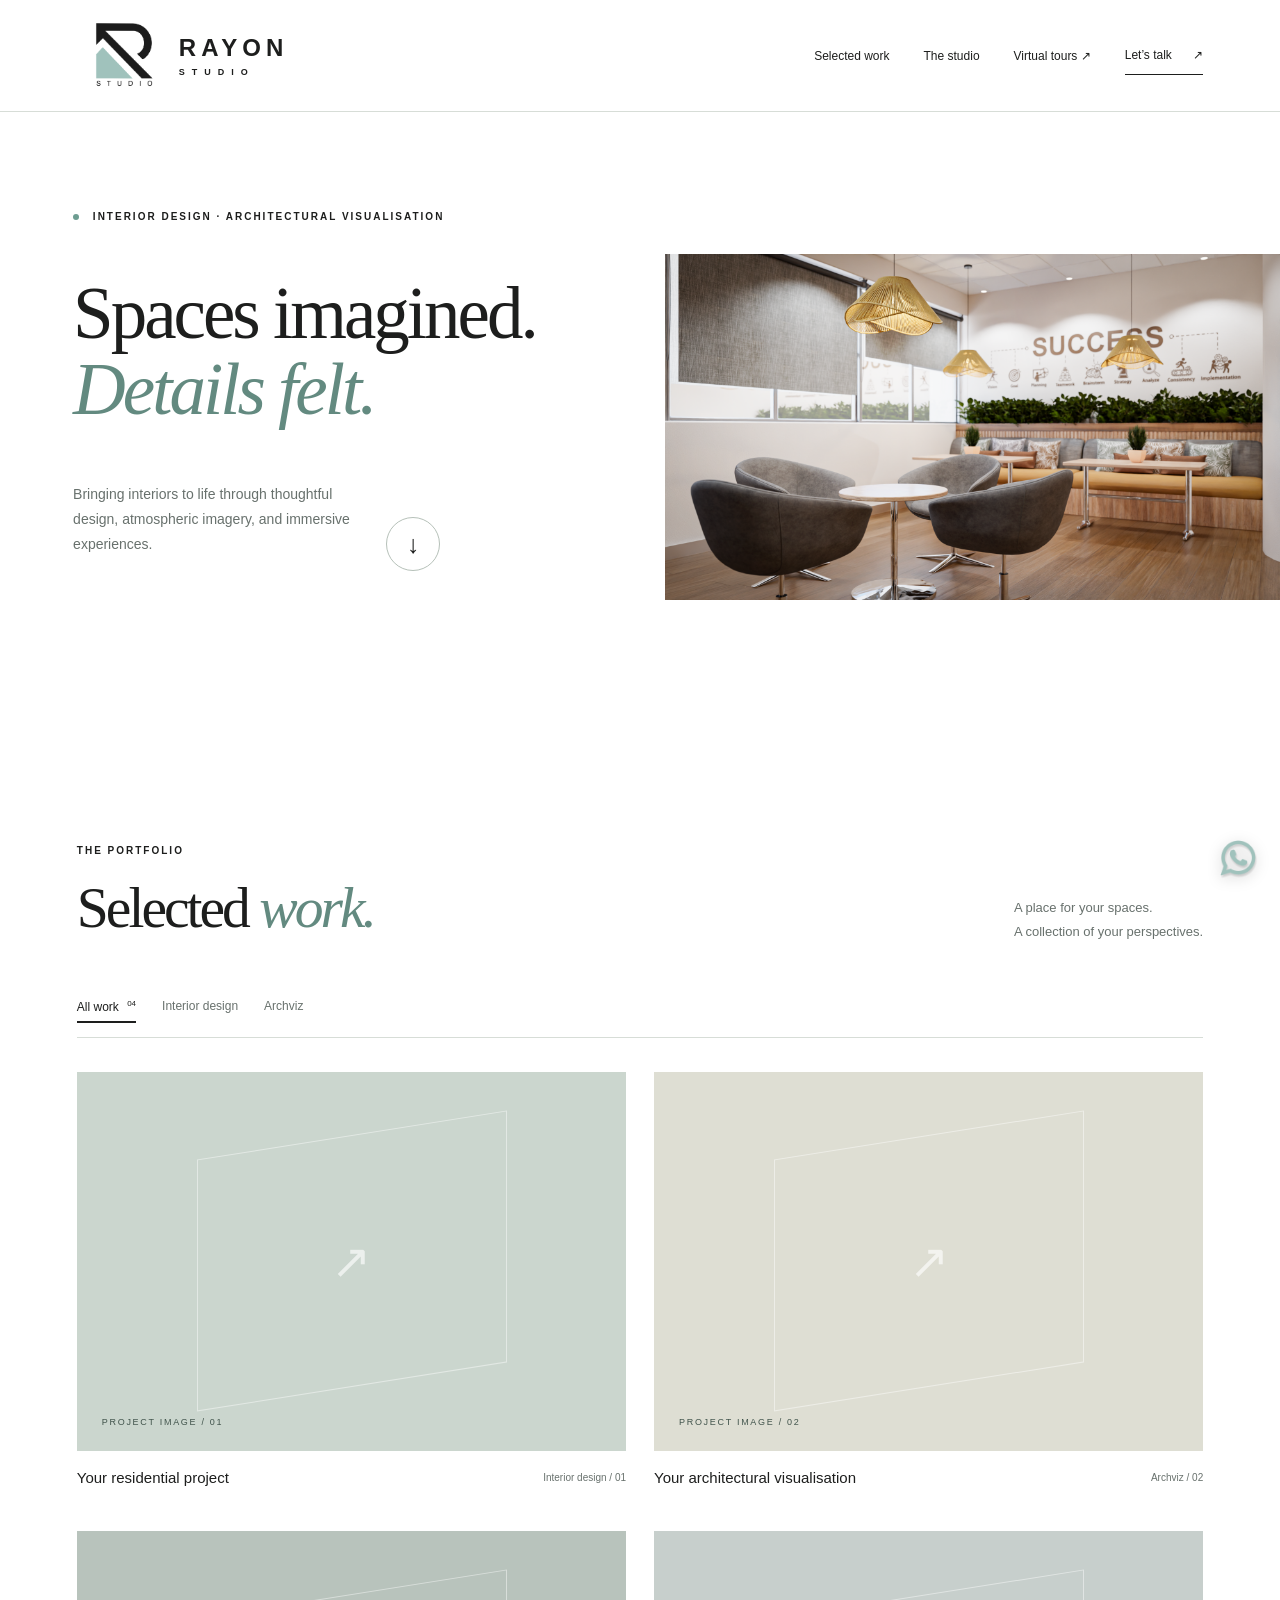
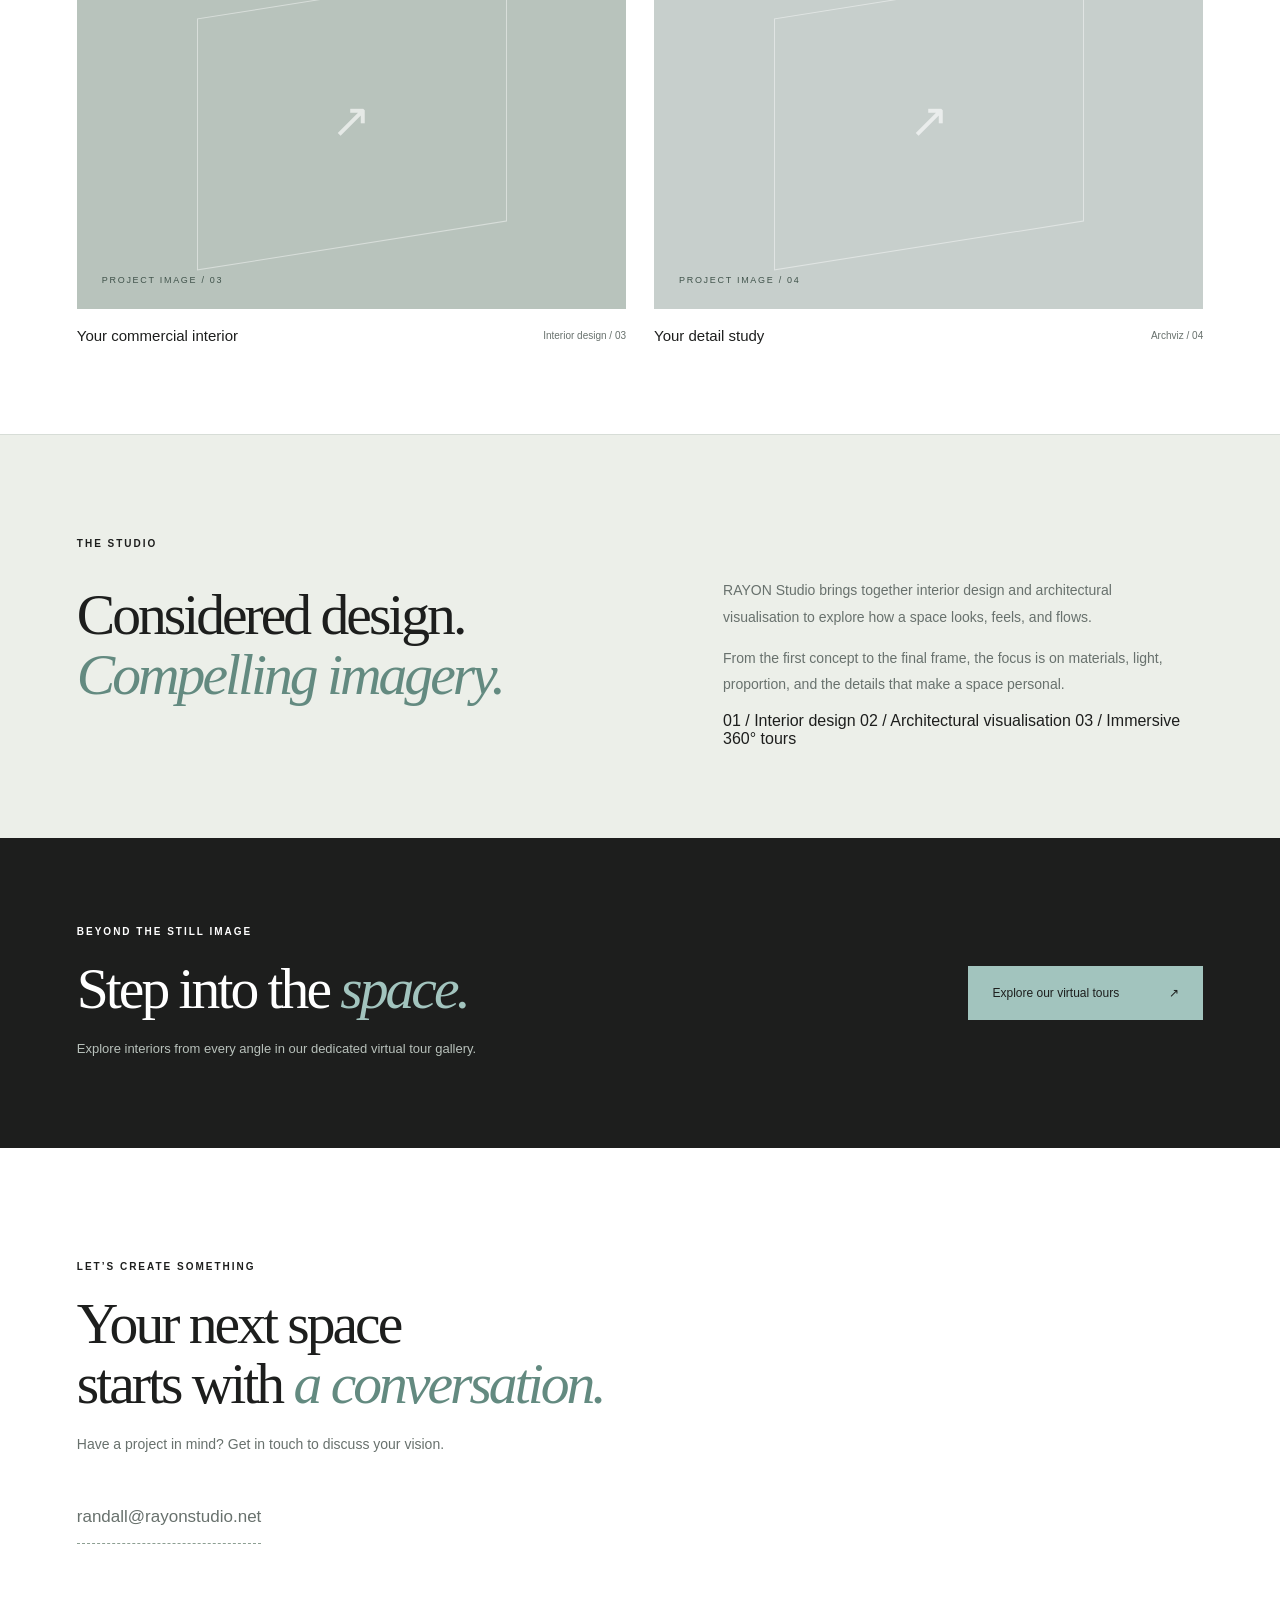
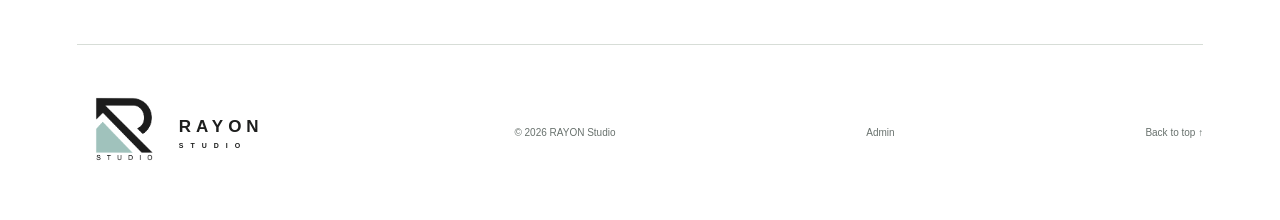
<file: index.html>
<!doctype html>
<html lang="en">
<head><meta charset="utf-8">
    <meta name="viewport" content="width=device-width,initial-scale=1">
    <meta name="description" content="RAYON Studio — interior design and architectural visualisation portfolio.">
    <title>RAYON Studio | Interior Design & Archviz</title>
    <link rel="stylesheet" href="styles.css?v=full-image-20261008">
    <script src="site.js" defer></script>
<link rel="stylesheet" href="theme.css?v=1"><script src="site-features.js" defer></script></head>
<body>
<header class="header">
    <a class="brand" href="index.html" aria-label="RAYON Studio home">
        </span><picture><source media="(prefers-color-scheme: dark)" srcset="Images/RAYONSLOGO%20copy2.png"><img 
        src="Images/RAYONSLOGO copy.png" 
        alt="Rayons Studio logo"  
        style="width: 90px; height: auto; display: block; background: rgba(255, 255, 255, 0);"
></picture>
        <span>RAYON<small>STUDIO</small>
        </span>
    </a>
    <button class="menu-toggle" aria-expanded="false" aria-controls="navigation">Menu <span>+</span>
    </button><nav id="navigation">
        <a href="#work">Selected work</a>
        <a href="#studio">The studio</a>
        <a href="virtual-tours-landing.html">Virtual tours ↗</a>
        <a class="contact-link" href="#contact">Let’s talk <span>↗</span>
        </a></nav>
    </header>
<main>
<section class="hero">
    <div class="hero-copy">
        <p class="eyebrow">
            <span class="dot">
            </span> INTERIOR DESIGN · ARCHITECTURAL VISUALISATION</p><h1>Spaces imagined.<br><em>Details felt.</em></h1><div class="hero-bottom"><p>Bringing interiors to life through thoughtful design, atmospheric imagery, and immersive experiences.</p>
                <a class="round-link" href="#work" aria-label="Explore selected work">↓</a>
            </div>
        </div>
        <div class="hero-art hero-photo">
            <img class="hero-photo-image" src="Images/0010.png" width="1920" height="1080" alt="Lounge interior with woven pendant lights, upholstered chairs and greenery" fetchpriority="high">
        </div>
    </section>
<section class="work section" id="work">
    <div class="section-heading">
        <div><p class="eyebrow">THE PORTFOLIO</p>
            <h2>Selected <em>work.</em>
            </h2>
        </div>
        <p>A place for your spaces.<br>A collection of your perspectives.</p></div>
        <div class="filters" aria-label="Filter projects"><button class="active" data-filter="all" aria-pressed="true">All work <sup>04</sup>
        </button>
        <button data-filter="interiors" aria-pressed="false">Interior design</button>
        <button data-filter="archviz" aria-pressed="false">Archviz</button>
    </div><div class="project-grid">
<article class="project" data-category="interiors"><div class="project-image tone-one"><span class="placeholder-icon">↗</span>
    <span class="slot-label">PROJECT IMAGE / 01</span>
</div><div class="project-meta">
    <h3>Your residential project</h3>
    <span>Interior design / 01</span>
</div>
</article>
<article class="project" data-category="archviz">
    <div class="project-image tone-two">
        <span class="placeholder-icon">↗</span>
        <span class="slot-label">PROJECT IMAGE / 02</span>
    </div>
    <div class="project-meta">
        <h3>Your architectural visualisation</h3>
        <span>Archviz / 02</span>
    </div>
</article>
<article class="project" data-category="interiors">
    <div class="project-image tone-three">
        <span class="placeholder-icon">↗</span>
        <span class="slot-label">PROJECT IMAGE / 03</span>
    </div>
    <div class="project-meta">
        <h3>Your commercial interior</h3>
        <span>Interior design / 03</span>
    </div>
</article>
<article class="project" data-category="archviz">
    <div class="project-image tone-four">
        <span class="placeholder-icon">↗</span>
        <span class="slot-label">PROJECT IMAGE / 04</span>
    </div>
    <div class="project-meta">
        <h3>Your detail study</h3>
        <span>Archviz / 04</span>
    </div>
</article>
</div>
</section>
<section class="studio section" id="studio">
    <p class="eyebrow">THE STUDIO</p>
    <div class="studio-content">
        <h2>Considered design.<br>
            <em>Compelling imagery.</em>
        </h2><div>
            <p>RAYON Studio brings together interior design and architectural visualisation to explore how a space looks, feels, and flows.</p>
            <p>From the first concept to the final frame, the focus is on materials, light, proportion, and the details that make a space personal.</p>
            <div class="Our Services">
                <span>01 / Interior design</span>
                <span>02 / Architectural visualisation</span>
                <span>03 / Immersive 360° tours</span>
            </div>
        </div>
    </div>
</section>
<section class="tour-callout">
    <div>
        <p class="eyebrow">BEYOND THE STILL IMAGE</p>
        <h2>Step into the <em>space.</em>
        </h2>
        <p>Explore interiors from every angle in our dedicated virtual tour gallery.</p>
    </div>
    <a class="button" href="virtual-tours-landing.html">Explore our virtual tours <span>↗</span>
    </a>
</section>
<section class="contact section" id="contact">
    <p class="eyebrow">LET’S CREATE SOMETHING</p>
    <h2>Your next space<br>starts with <em>a conversation.</em>
    </h2><p>Have a project in mind? Get in touch to discuss your vision.</p>
    <div class="contact-placeholder">
        <a href="mailto:randall@rayonstudio.net">randall@rayonstudio.net</a>
</section>
</main>
<footer>
    <a class="brand footer-brand" href="index.html">
        </span>
        <picture><source media="(prefers-color-scheme: dark)" srcset="Images/RAYONSLOGO%20copy2.png"><img
        src="Images/RAYONSLOGO copy.png"
        alt="Rayons Studio Logo"
        style="width: 90px; height: auto; display; block"
    </span></picture>
        <span>RAYON<small>STUDIO</small>
        </span>
    </a>
    <span>© <span data-year>2026</span> RAYON Studio</span>
    <span><a href="tour-admin.html">Admin</a></span>
    <a href="#">Back to top ↑</a>
</footer>
</body></html>
</file>
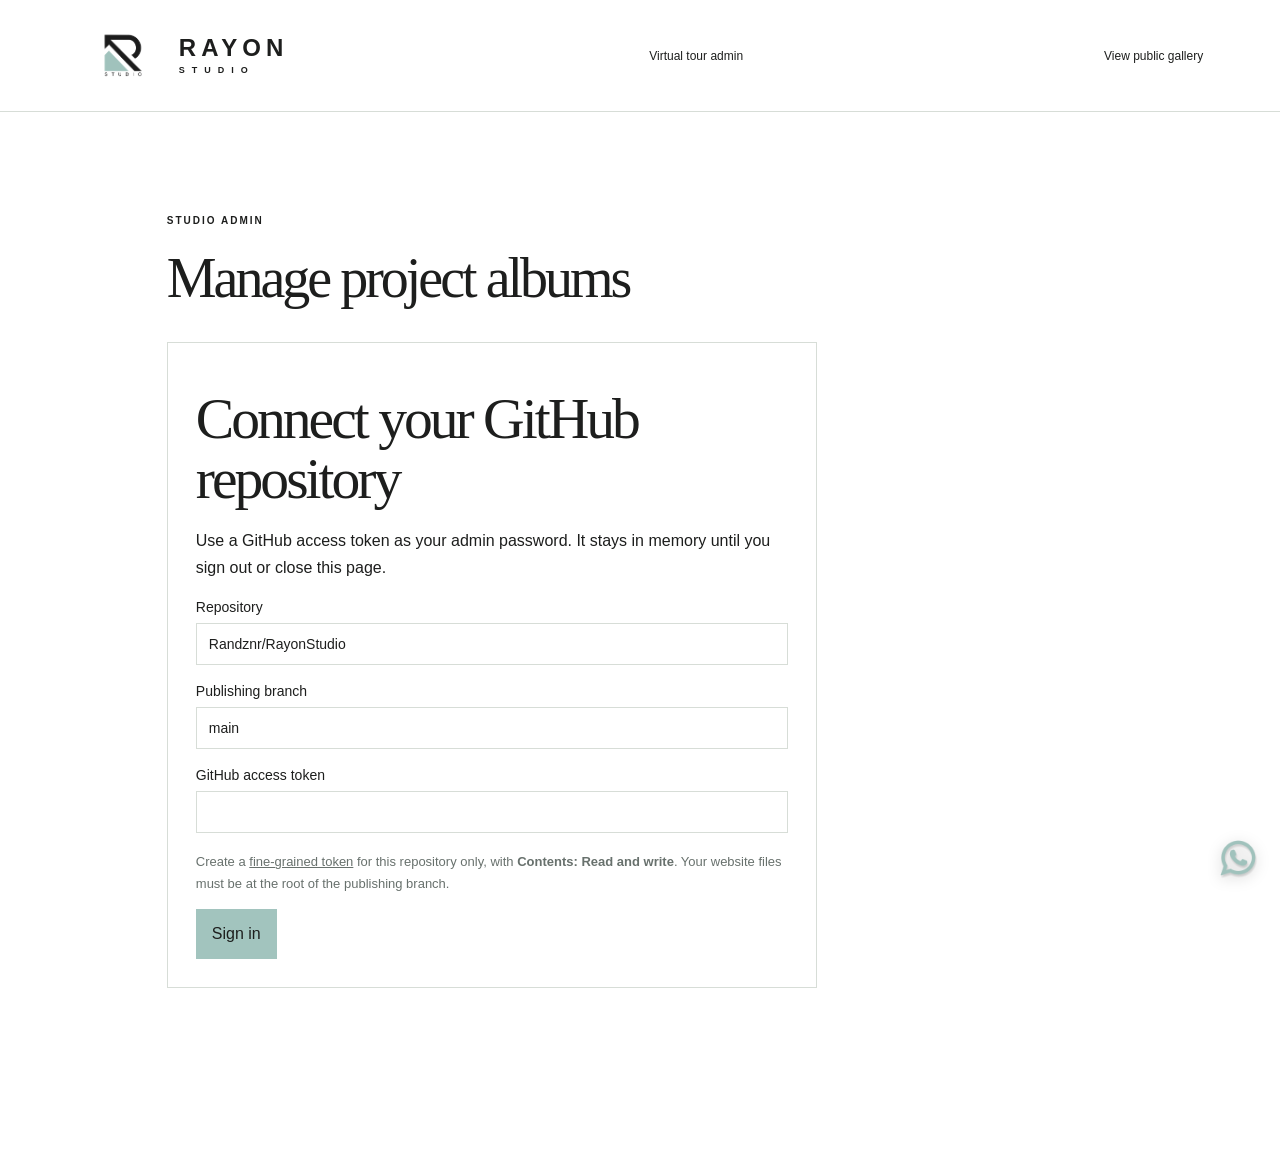
<file: admin.html>
<!doctype html>
<html lang="en">
<head>
  <meta charset="utf-8">
  <meta name="viewport" content="width=device-width,initial-scale=1">
  <meta name="robots" content="noindex,nofollow">
  <meta name="referrer" content="no-referrer">
  <title>Album admin | RAYON Studio</title>
  <link rel="stylesheet" href="styles.css">
  <link rel="stylesheet" href="albums.css">
  <link rel="stylesheet" href="admin.css">
  <script src="admin.js" defer></script>
<link rel="stylesheet" href="branding.css"><link rel="stylesheet" href="theme.css?v=1"><script src="site-features.js" defer></script></head>
<body>
  <header class="header site-header"><a class="site-brand" href="index.html" aria-label="Rayon Studio home"><picture><source media="(prefers-color-scheme: dark)" srcset="Images/RAYONSLOGO%20copy2.png"><img class="site-brand-logo" src="Images/RAYONSLOGO copy.png" alt=""></picture><span class="site-brand-name">RAYON<small>STUDIO</small></span></a><a href="tour-admin.html">Virtual tour admin</a><a href="albums.html">View public gallery</a></header>
  <main class="section admin-main">
    <p class="eyebrow">STUDIO ADMIN</p><h1>Manage project albums</h1>
    <form id="login" class="admin-panel">
      <h2>Connect your GitHub repository</h2>
      <p>Use a GitHub access token as your admin password. It stays in memory until you sign out or close this page.</p>
      <label>Repository <input id="repository" value="Randznr/RayonStudio" required autocomplete="off" pattern="[A-Za-z0-9_.-]+/[A-Za-z0-9_.-]+"></label>
      <label>Publishing branch <input id="branch" value="main" required autocomplete="off"></label>
      <label>GitHub access token <input id="token" type="password" required autocomplete="off" spellcheck="false"></label>
      <p class="admin-help">Create a <a href="https://github.com/settings/personal-access-tokens/new" target="_blank" rel="noopener noreferrer">fine-grained token</a> for this repository only, with <strong>Contents: Read and write</strong>. Your website files must be at the root of the publishing branch.</p>
      <button class="album-action" type="submit">Sign in</button>
    </form>
    <p id="admin-status" role="status" aria-live="polite"></p>
    <section id="workspace" hidden>
      <div class="gallery-controls"><button id="publish" class="album-action">Publish changes</button><button id="import-local" class="album-action">Import previous browser albums</button><button id="logout" class="album-action">Sign out</button></div>
      <p>Changes remain drafts in this tab until you publish. Publishing saves the images and albums together; GitHub Pages may take a few minutes to update.</p>
      <form id="create" class="album-form">
        <label>Category <select id="project"><option value="project-0">Residential projects</option><option value="project-2">Commercial interiors</option><option value="project-1">Architectural visualisation</option><option value="project-3">Detail studies</option></select></label>
        <label>Album title <input id="album-title" required maxlength="120" placeholder="Project name"></label>
        <button class="album-action" type="submit">Create album</button>
      </form>
      <label>Manage album <select id="album-select"></select></label>
      <div id="album-editor" hidden>
        <form id="rename" class="album-form"><label>Album title <input id="rename-title" required maxlength="120"></label><button class="album-action" type="submit">Rename album</button></form>
        <div class="gallery-controls"><label class="album-action upload-label">Add images<input id="upload" type="file" accept="image/jpeg,image/png,image/webp,image/avif,image/gif" multiple></label><button id="delete-album" class="album-action">Remove album</button></div>
        <p class="admin-help">JPEG, PNG, WebP, AVIF or GIF, up to 10 MB per image. The first image is the album cover.</p>
        <div id="admin-gallery" class="gallery-grid"></div>
      </div>
    </section>
  </main>
</body>
</html>
</file>
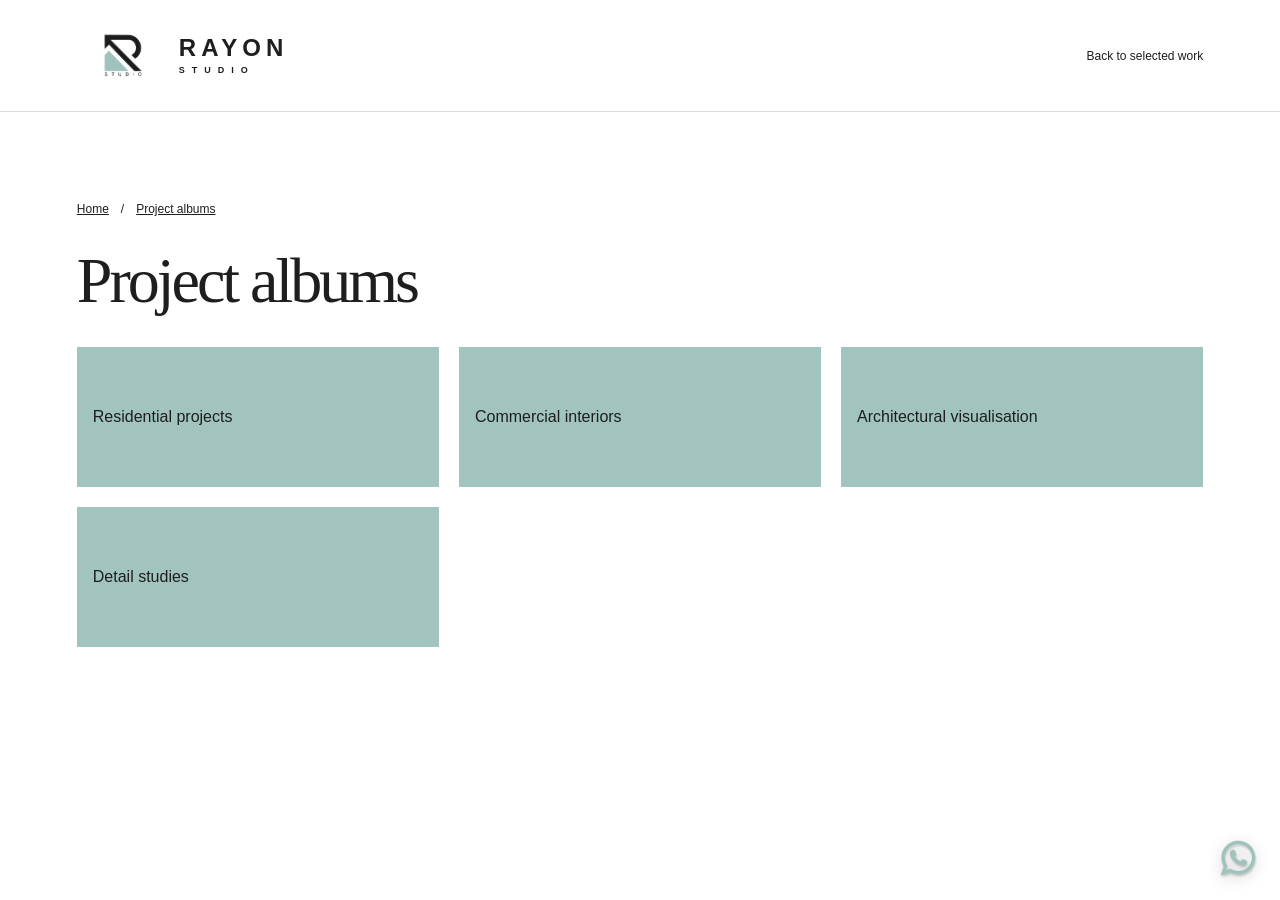
<file: albums.html>
<!doctype html>
<html lang="en"><head><meta charset="utf-8"><meta name="viewport" content="width=device-width,initial-scale=1"><title>Project albums | RAYON Studio</title><link rel="stylesheet" href="styles.css"><link rel="stylesheet" href="albums.css"><script src="albums-data.js" defer></script><script src="albums.js" defer></script><link rel="stylesheet" href="branding.css"><link rel="stylesheet" href="theme.css?v=1"><script src="site-features.js" defer></script></head>
<body><header class="header site-header"><a class="site-brand" href="index.html" aria-label="Rayon Studio home"><picture><source media="(prefers-color-scheme: dark)" srcset="Images/RAYONSLOGO%20copy2.png"><img class="site-brand-logo" src="Images/RAYONSLOGO copy.png" alt=""></picture><span class="site-brand-name">RAYON<small>STUDIO</small></span></a><a href="index.html#work">Back to selected work</a></header><main class="section"><nav class="album-trail" aria-label="Breadcrumb"><a href="index.html">Home</a><span>/</span><a id="category-link" href="albums.html">Project albums</a><span id="gallery-trail"></span></nav><h1 id="page-title">Project albums</h1><div id="album-content"></div><p id="status" role="status"></p><noscript>Enable JavaScript to view project albums and images.</noscript></main><dialog id="viewer" aria-label="Full screen image viewer"><div class="viewer-tools"><span id="caption"></span><button id="close-image" aria-label="Close image">Close ×</button></div><button id="previous" aria-label="Previous image">‹</button><img id="full-image" alt=""><button id="next" aria-label="Next image">›</button></dialog></body></html>
</file>
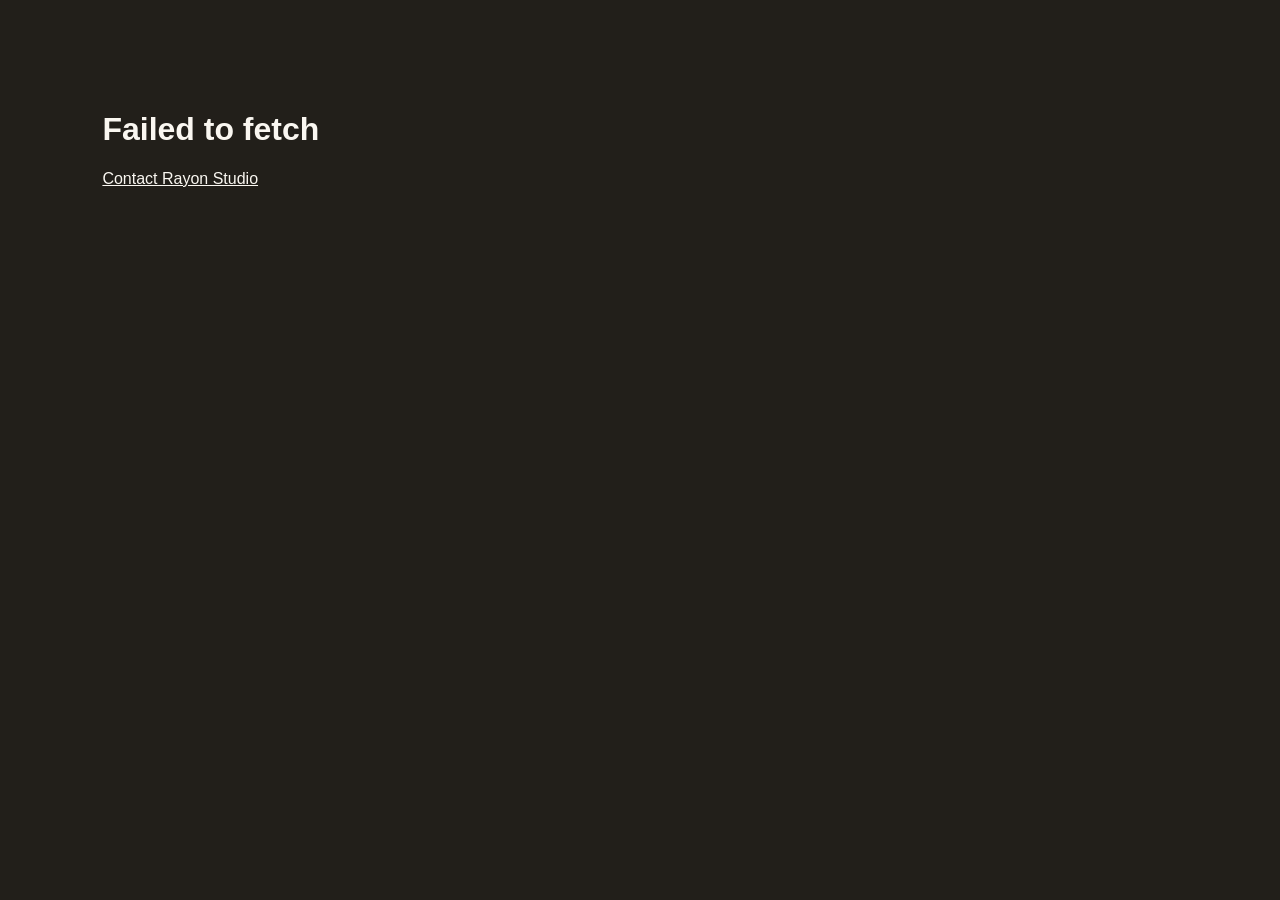
<file: RayonS360_sample_final.html>
<!doctype html><html lang="en"><head><meta charset="utf-8"><meta name="viewport" content="width=device-width,initial-scale=1"><meta http-equiv="refresh" content="0;url=tours/sample.html"><title>RAYON Studio | Virtual Tour</title><script src="site-features.js" defer></script></head><body><a href="tours/sample.html">Open the sample virtual tour</a></body></html>
</file>
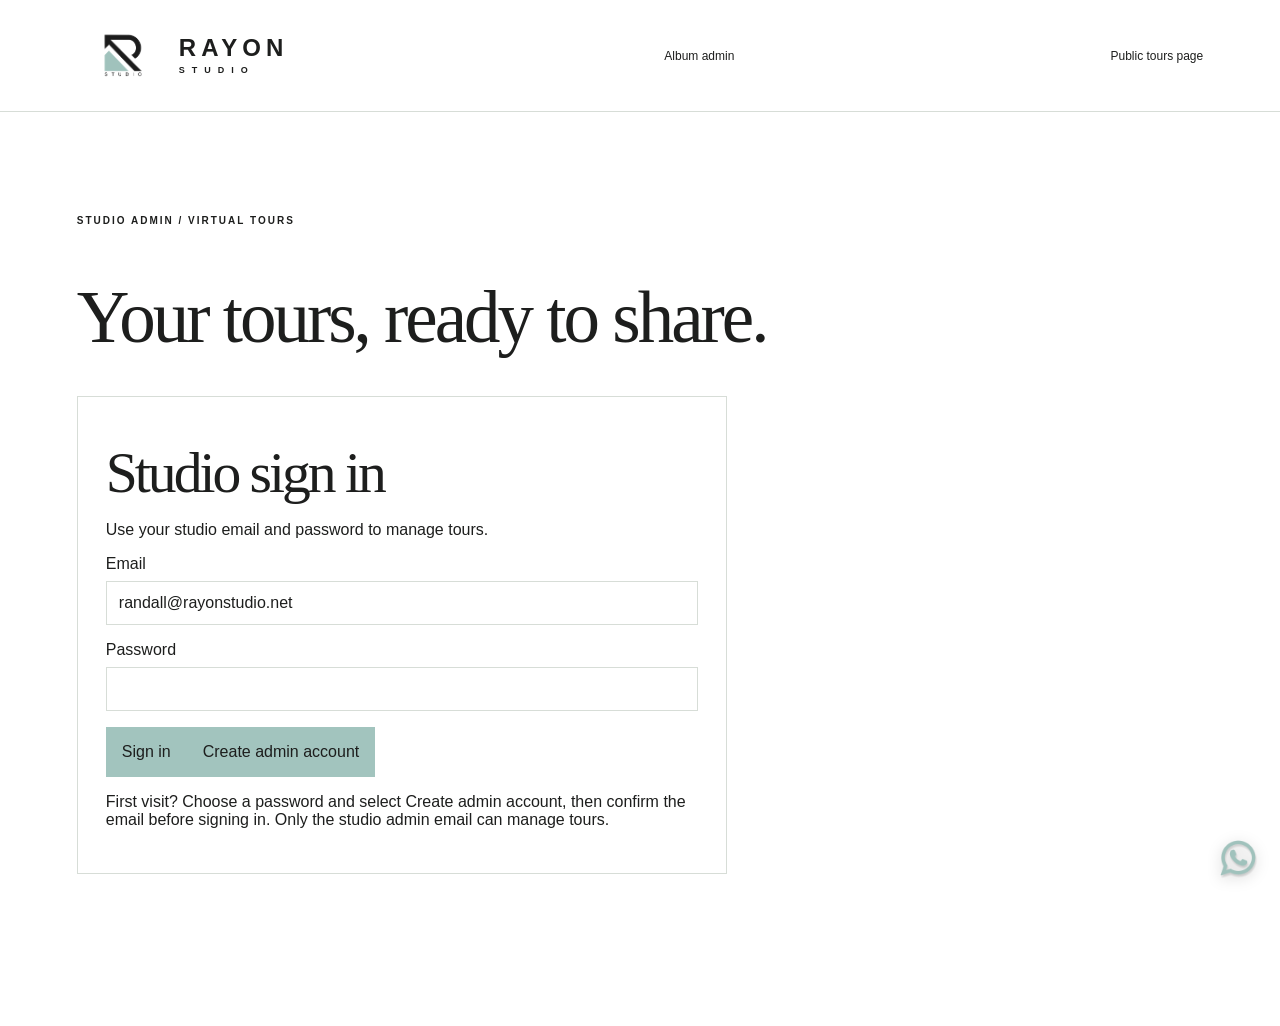
<file: tour-admin.html>
<!doctype html>
<html lang="en"><head><meta charset="utf-8"><meta name="viewport" content="width=device-width,initial-scale=1"><meta name="robots" content="noindex,nofollow"><meta name="referrer" content="no-referrer"><title>Tour admin | RAYON Studio</title><link rel="stylesheet" href="styles.css"><link rel="stylesheet" href="albums.css"><link rel="stylesheet" href="admin.css"><link rel="stylesheet" href="tour-admin.css"><script src="assets/vendor/qrcode.js" defer></script><script src="tour-data.js?v=pilot2" defer></script><script src="tour-format.js?v=pilot2" defer></script><script src="tour-drafts.js?v=launch1" defer></script><script src="tour-cloud-config.js" defer></script><script src="tour-cloud.js" defer></script><script src="tour-efficiency.js?v=pilot2" defer></script><script src="tour-offline.js?v=pilot2" defer></script><script src="tour-admin.js?v=pilot2" defer></script><link rel="stylesheet" href="branding.css"><link rel="stylesheet" href="theme.css?v=1"><script src="site-features.js" defer></script></head>
<body><header class="header site-header"><a class="site-brand" href="index.html" aria-label="Rayon Studio home"><picture><source media="(prefers-color-scheme: dark)" srcset="Images/RAYONSLOGO%20copy2.png"><img class="site-brand-logo" src="Images/RAYONSLOGO copy.png" alt=""></picture><span class="site-brand-name">RAYON<small>STUDIO</small></span></a><a href="admin.html">Album admin</a><a href="virtual-tours-landing.html">Public tours page</a></header>
<main class="section"><p class="eyebrow">STUDIO ADMIN / VIRTUAL TOURS</p><h1>Your tours, ready to share.</h1>
<form id="tour-login" class="admin-panel"><h2>Studio sign in</h2><p>Use your studio email and password to manage tours.</p><label>Email<input id="tour-email" type="email" autocomplete="username" value="randall@rayonstudio.net" required></label><label>Password<input id="tour-password" type="password" autocomplete="current-password" minlength="8" required></label><button class="album-action" type="submit">Sign in</button><button class="album-action" type="button" id="tour-create-account">Create admin account</button><p>First visit? Choose a password and select Create admin account, then confirm the email before signing in. Only the studio admin email can manage tours.</p></form>
<p id="tour-status" role="status" aria-live="polite"></p>
<section id="tour-workspace" hidden>
<section class="tour-library" aria-labelledby="tour-library-heading"><div class="tour-library-head"><div><p class="eyebrow">PROJECT LIBRARY</p><h2 id="tour-library-heading" tabindex="-1">Your tours</h2><p>Choose a project to edit, manage its viewing link, or delete it.</p></div><button id="tour-new" class="album-action">New client tour</button></div><label>Find a client or tour<input id="tour-search" type="search" placeholder="Search tour titles"></label><div id="tour-gallery" class="tour-gallery"></div></section>

<div class="tour-editor-heading"><h2 id="tour-edit-heading" tabindex="-1">Edit tour</h2><button id="tour-back-gallery" class="album-action" type="button">Back to tour gallery</button></div><div class="gallery-controls"><button id="tour-publish" class="album-action">Publish tour</button><button id="tour-preview" class="album-action">Client preview</button><button id="tour-save-draft" class="album-action">Save browser draft</button><button id="tour-offline" class="album-action" hidden>Take tour offline</button><button id="tour-backup" class="album-action">Download editable backup</button><button id="tour-logout" class="album-action">Sign out</button></div>
<section class="admin-panel"><h3>Prepare delivery</h3><label>Image quality<select id="tour-quality"><option value="balanced">Balanced — up to 3072 pixels</option><option value="economy">Smaller files — up to 2048 pixels</option><option value="detail">More detail — up to 4096 pixels</option></select></label><div class="gallery-controls"><button id="tour-optimize" class="album-action">Optimize draft images</button><button id="tour-size" class="album-action">Check tour size</button><button id="tour-offline-export" class="album-action">Download offline viewer</button></div><p id="tour-size-report" role="status">Optimize a draft, preview the image quality, then publish or export. Keep an original backup before optimizing.</p><p>Offline HTML includes its images and viewer software. It can be copied and cannot be revoked. Its expiry uses the device clock. For controlled availability, share the online link.</p></section><p>Only the public sample appears on your website. Client tours are unlisted, view-only experiences shared by link or QR code. Anyone with a client link can view it.</p>
<details class="draft-panel"><summary>Restore a saved browser draft</summary><label>Saved drafts<select id="tour-drafts"></select></label><button id="tour-restore-draft" class="album-action">Restore draft</button><p id="draft-status" role="status">Drafts stay on this browser and device. Download a backup to move to another computer.</p></details><div class="tour-settings"><label>Tour title<input id="tour-title" maxlength="120" required></label><label class="album-action upload-label">Import tour file<input id="tour-import" type="file" accept=".html,.json"></label></div>
<fieldset class="tour-availability"><legend>Client link availability</legend><div class="tour-settings"><label>Available for<select id="tour-expiry"><option value="none">No expiry</option><option value="1">1 day after publishing</option><option value="7">7 days after publishing</option><option value="30">30 days after publishing</option><option value="custom">Until a chosen date and time</option></select></label><label id="tour-expiry-custom" hidden>Expires at (your local time)<input id="tour-expires-at" type="datetime-local"></label></div><p id="tour-expiry-summary" class="admin-help"></p><p class="admin-help">Publish to apply changes. Expiry closes the normal viewer, including tabs left open. The server checks availability before each new view. Open viewers recheck every 15 seconds. Images already viewed or downloaded cannot be recalled.</p></fieldset>
<p class="admin-help">Add panoramic room images in the editor. JPEG, PNG and WebP images up to 20 MB are supported, including 16:9. For a full spherical panorama, 2:1 (width x height, for example 4000 x 2000) is recommended; other proportions are accepted but may look stretched in the 360 viewer. Edit hotspots, replace room images, add a floor plan or logo, and set each room's starting view. Import supports RAYON exported HTML or JSON; imported scripts never run. Save a browser draft or download a backup before leaving. Publish saves the editable project privately and activates its viewing link.</p>
<iframe allow="accelerometer; gyroscope; xr-spatial-tracking; fullscreen" id="tour-editor" title="360 tour editor" hidden></iframe>
<section id="tour-share" hidden><h2>Share this tour</h2><div class="gallery-controls"><button id="tour-check-live" class="album-action">Check live link</button><p id="tour-live-status" role="status"></p></div><label>Live website address<input id="tour-site" type="url" value="https://randznr.github.io/RayonStudio/"></label><p class="admin-help">Use the actual website address, including the repository folder or your custom domain. The link and QR code stay the same when this tour is updated.</p><label>Client viewing link<input id="tour-link" readonly></label><div class="gallery-controls"><button id="tour-copy" class="album-action">Copy link</button><a id="tour-open" class="album-action" target="_blank" rel="noopener">Open published tour</a><a id="tour-qr-download" class="album-action" download="tour-qr.svg">Download QR code</a></div><div id="tour-qr"></div><p>The published link is ready immediately after publishing.</p></section>
</section></main>
<dialog id="tour-preview-dialog"><button id="tour-preview-close" class="album-action">Close preview</button><iframe allow="accelerometer; gyroscope; xr-spatial-tracking; fullscreen" id="tour-preview-frame" title="Client tour preview" sandbox="allow-scripts"></iframe></dialog>
</body></html>
</file>
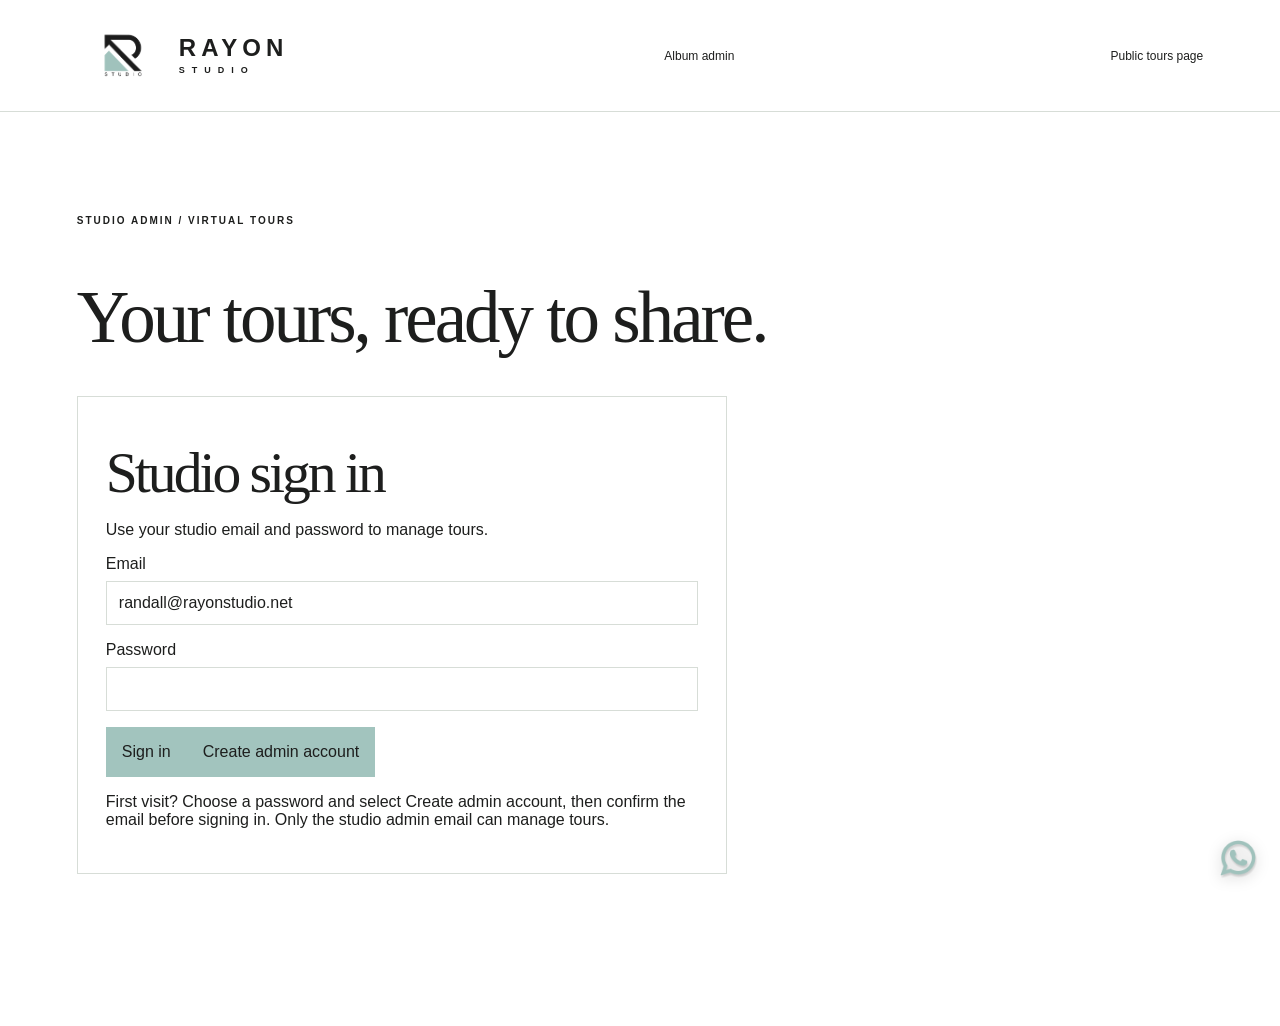
<file: tour-editor.html>
<!DOCTYPE html>
<html lang="en">
<head><meta name="robots" content="noindex,nofollow"><script>if(window.parent===window)location.replace("tour-admin.html");</script><script src="tour-data.js?v=pilot2"></script><script src="tour-format.js?v=pilot2"></script><script src="tour-offline.js?v=pilot2"></script>
<meta charset="UTF-8">
<meta name="viewport" content="width=device-width, initial-scale=1.0, maximum-scale=1, user-scalable=no">
<title>Rayon Studio — 360° walkthroughs for interior staging</title>
<link rel="preconnect" href="https://fonts.googleapis.com">
<link rel="preconnect" href="https://fonts.gstatic.com" crossorigin>
<link href="https://fonts.googleapis.com/css2?family=Fraunces:opsz,wght@9..144,300;9..144,440;9..144,560;9..144,650&family=Inter:wght@400;500;600;700&family=Space+Mono:wght@400;700&display=swap" rel="stylesheet">
<script src="assets/vendor/three.min.js"></script><script src="tour-controls.js"></script>
<style>
  :root{
    --ink:#221f1a;
    --ink-soft:#4b453c;
    --plaster:#f4f3f2;
    --plaster-deep:#ddd5c3;
    --paper:#faf7f1;
    --sage:#A0C2BC;
    --sage-dark:#485338;
    --brass:#b08a4e;
    --brass-deep:#8f6d38;
    --rust:#9c4a2e;
    --line: rgba(34,31,26,0.14);
    --line-strong: rgba(34,31,26,0.28);
    --shadow: 0 10px 30px rgba(34,31,26,0.16);
  }
  *{box-sizing:border-box;}
  html,body{margin:0;padding:0;}
  body{
    background:var(--plaster);
    color:var(--ink);
    font-family:'Inter',sans-serif;
    -webkit-font-smoothing:antialiased;
    min-height:100vh;
  }
  ::selection{ background: var(--sage); color: var(--paper); }

  .wrap{ max-width:1180px; margin:0 auto; padding:0 22px; }

  /* ---------- header ---------- */
  header.top{
    padding:10px 0 10px;
    border-bottom:3px solid var(--line);
  }
  .top-row{ display:flex; align-items:flex-end; justify-content:space-between; gap:18px; flex-wrap:wrap; }
  .wordmark{
    font-family:'Gothic', serif;
    font-weight:560;
    font-style:Bold;
    font-size:18px;
    letter-spacing:-0.02em;
    display:flex;
    align-items:center;
    gap:12px;
  }
  .brand-logo{
    width:100px;
    height:auto;
    display:block;
    border-radius:6px;
    object-fit:contain;
  }
  .wordmark small{
    font-family:'Space Mono', monospace;
    font-style:normal;
    font-size:11px;
    font-weight:700;
    letter-spacing:.14em;
    text-transform:uppercase;
    color:var(--sage-dark);
    padding:4px 8px;
    border-radius:2px;
  }
  .tagline{
    font-size:13.5px;
    color:var(--ink-soft);
    max-width:360px;
    text-align:right;
    line-height:1.5;
  }

  /* ---------- toolbar ---------- */
  .toolbar{
    display:flex;
    align-items:center;
    gap:10px;
    flex-wrap:wrap;
    padding:16px 0;
  }
  .btn{
    font-family:'Inter',sans-serif;
    font-size:13px;
    font-weight:600;
    border:1px solid var(--line-strong);
    background:var(--paper);
    color:var(--ink);
    padding:10px 16px;
    border-radius:3px;
    cursor:pointer;
    display:inline-flex;
    align-items:center;
    gap:8px;
    transition:transform .12s ease, box-shadow .12s ease, background .12s ease;
  }
  .btn:hover{ box-shadow:var(--shadow); transform:translateY(-1px); }
  .btn:active{ transform:translateY(0); }
  .btn.primary{ background:var(--sage); border-color:var(--sage); color:var(--paper); }
  .btn.primary:hover{ background:var(--sage-dark); }
  .btn.ghost{ background:transparent; }
  .btn.on{ background:var(--ink); border-color:var(--ink); color:var(--paper); }
  .btn.danger{ color:var(--rust); border-color:var(--rust); background:transparent; }
  .btn[disabled]{ opacity:.4; cursor:not-allowed; transform:none !important; box-shadow:none !important; }
  .spacer{ flex:1; }
  .hint{ font-size:12px; color:var(--ink-soft); font-family:'Space Mono',monospace; }

  /* ---------- viewer ---------- */
  .viewer-shell{
    position:relative;
    width:100%;
    aspect-ratio: 16/9;
    background:var(--ink);
    border-radius:4px;
    overflow:hidden;
    box-shadow:var(--shadow);
  }
  #panoCanvas{ width:100%; height:100%; display:block; cursor:grab; }
  #panoCanvas.dragging{ cursor:grabbing; }

  .empty-state{
    position:absolute; inset:0;
    display:flex; flex-direction:column; align-items:center; justify-content:center;
    gap:16px; text-align:center; padding:30px;
    background:
      linear-gradient(160deg, #2b2721, #1a1815);
    color:var(--plaster);
  }
  .empty-state .es-eyebrow{
    font-family:'Space Mono',monospace; font-size:11px; letter-spacing:.16em; text-transform:uppercase; color:var(--brass);
  }
  .empty-state h2{ font-family:'Fraunces',serif; font-weight:500; font-size:26px; margin:0; max-width:420px; }
  .empty-state p{ font-size:13.5px; color:rgba(232,226,212,0.7); max-width:360px; margin:0; }

  .scene-label{
    position:absolute; bottom:14px; left:6px;
    font-family:'Fraunces',serif; font-style:italic; font-weight:500;
    font-size:17px; color:var(--paper);
    padding:6px 12px; border-radius:2px;
    backdrop-filter:blur(2px);
    pointer-events:none;
  }

  .zoom-hint{
    position:absolute; bottom:6px; left:14px;
    font-family:'Space Mono',monospace; font-size:8px; letter-spacing:.06em;
    color:rgba(232,226,212,0.65);
    pointer-events:none;
  }

  /* hotspot markers */
  .hotspot{
    position:absolute;
    transform:translate(-50%,-50%);
    width:30px; height:30px;
    border-radius:50%;
    display:flex; align-items:center; justify-content:center;
    cursor:pointer;
    border:1px solid rgba(255,255,255,0.35);
    background:rgba(255,255,255,0.12);
    box-shadow:0 3px 10px rgba(0,0,0,0.4);
    transition:transform .12s ease, background .12s ease;
    z-index:10;
  }
  .hotspot:hover{ transform:translate(-50%,-50%) scale(1.18); }
  .hotspot.note{ background:rgba(176,138,78,0.25); border-color:rgba(255,255,255,0.35); }
  .hotspot.link{ background:rgba(255,255,255,0.12); border-color:rgba(255,255,255,0.45); }
  .hotspot::after{
    content:'';
    width:16px;
    height:16px;
    display:block;
    background-image:url("data:image/svg+xml,%3Csvg xmlns='http://www.w3.org/2000/svg' viewBox='0 0 24 24'%3E%3Cpath fill='rgba(255,255,255,0.5)' d='M7.5 3c-1.07 0-2 .9-2 2s.93 2 2 2 2-.9 2-2-.93-2-2-2zm6.5 0c-1.07 0-2 .9-2 2s.93 2 2 2 2-.9 2-2-.93-2-2-2zM7 8c-1.66 0-3 1.34-3 3 0 1.67 1.34 3 3 3h1c.55 0 1-.45 1-1v-1c0-1.1-.9-2-2-2H7zm6 0c-1.1 0-2 .9-2 2v1c0 .55.45 1 1 1h1c1.66 0 3-1.33 3-3 0-1.66-1.34-3-3-3zm-6 7c-1.1 0-2 .9-2 2s.9 2 2 2h2c1.1 0 2-.9 2-2v-1c0-1.1-.9-2-2-2H7zm6 0c-1.1 0-2 .9-2 2s.9 2 2 2h2c1.1 0 2-.9 2-2v-1c0-1.1-.9-2-2-2h-2z'/%3E%3C/svg%3E");
    background-size:contain;
    background-repeat:no-repeat;
    opacity:0.9;
  }

  /* ---------- swatch strip ---------- */
  .strip-wrapper { transition: transform 0.3s cubic-bezier(0.4, 0, 0.2, 1); position: relative; }
  .strip-header { display: flex; align-items: center; justify-content: space-between; margin: 22px 2px 10px; }
  .strip-label{
    font-family:'Space Mono',monospace; font-size:11px; letter-spacing:.12em; text-transform:uppercase;
    color:var(--ink-soft); margin: 0;
  }
  .strip{
    display:flex; gap:14px; overflow-x:auto; padding:4px 2px 18px;
    scrollbar-width:thin;
  }
  .strip::-webkit-scrollbar{ height:6px; }
  .strip::-webkit-scrollbar-thumb{ background:var(--line-strong); border-radius:3px; }

  .swatch{
    position:relative;
    flex:0 0 158px;
    height:118px;
    background:var(--paper);
    border:1px solid var(--line-strong);
    clip-path: polygon(0 0, calc(100% - 20px) 0, 100% 20px, 100% 100%, 0 100%);
    cursor:pointer;
    overflow:hidden;
    transition:transform .16s ease, box-shadow .16s ease;
  }
  .swatch:hover{ transform:translateY(-3px); box-shadow:0 8px 16px rgba(34,31,26,0.18); }
  .swatch.active{ transform:translateY(-7px); box-shadow:var(--shadow); border-color:var(--ink); }
  .swatch img{ position:absolute; inset:0; width:100%; height:100%; object-fit:cover; opacity:.88; }
  .swatch .fold{
    position:absolute; top:0; right:0; width:20px; height:20px;
    background:linear-gradient(135deg, rgba(0,0,0,0) 50%, rgba(34,31,26,0.35) 50%);
  }
  .swatch .idx{
    position:absolute; top:8px; left:9px;
    font-family:'Space Mono',monospace; font-size:11px; font-weight:700;
    color:var(--paper); background:rgba(34,31,26,0.55);
    padding:2px 6px; border-radius:2px; letter-spacing:.04em;
  }
  .swatch .nm{
    position:absolute; left:9px; right:9px; bottom:8px;
    font-family:'Fraunces',serif; font-weight:560; font-size:14px; color:var(--paper);
    text-shadow:0 2px 8px rgba(0,0,0,0.55);
    white-space:nowrap; overflow:hidden; text-overflow:ellipsis;
  }
  .swatch .nm input{
    font-family:'Fraunces',serif; font-weight:560; font-size:14px;
    width:100%; background:rgba(250,247,241,0.94); color:var(--ink);
    border:none; border-radius:2px; padding:3px 5px; text-shadow:none;
  }
  .swatch .del{
    position:absolute; top:6px; right:24px;
    width:18px; height:18px; border-radius:50%;
    background:rgba(34,31,26,0.55); color:var(--paper);
    font-size:12px; line-height:18px; text-align:center;
    opacity:0; transition:opacity .12s ease;
  }
  .swatch:hover .del{ opacity:1; }

  .swatch.add{
    display:flex; align-items:center; justify-content:center; flex-direction:column; gap:6px;
    background:transparent; border:1px dashed var(--line-strong); clip-path:none;
    color:var(--ink-soft); font-size:12px; font-family:'Space Mono',monospace;
  }
  .swatch.add:hover{ border-color:var(--ink); color:var(--ink); }
  .swatch.add .plus{ font-size:22px; font-family:'Fraunces',serif; line-height:1; }

  .hotspot-panel{
    margin:18px 0 0;
    padding:16px 18px;
    border:1px solid var(--line-strong);
    border-radius:6px;
    background:rgba(250,247,241,0.75);
    color:var(--ink);
  }
  .hotspot-panel-header{
    display:flex; align-items:center; justify-content:space-between; gap:10px; margin-bottom:12px;
    font-family:'Space Mono',monospace; font-size:12px; letter-spacing:.1em; text-transform:uppercase;
    color:var(--ink-soft);
  }
  .hotspot-list{
    display:grid; gap:10px;
  }
  .hotspot-item{
    display:flex; align-items:center; justify-content:space-between; gap:12px;
    padding:12px 14px;
    background:var(--paper);
    border:1px solid var(--line);
    border-radius:6px;
  }
  .hotspot-item .meta{
    display:flex; align-items:center; gap:10px;
    font-size:13px;
  }
  .hotspot-item .meta .tag{
    display:inline-flex; align-items:center; justify-content:center;
    width:24px; height:24px; border-radius:50%; background:rgba(34,31,26,0.06);
    font-size:14px; color:rgba(34,31,26,0.7);
  }
  .hotspot-item .name{font-weight:600;}
  .hotspot-item .actions{display:flex; gap:8px;}

  /* ---------- footer note ---------- */
  .footnote{
    border-top:1px solid var(--line);
    padding:18px 0 40px;
    font-size:12.5px; color:var(--ink-soft); line-height:1.6;
  }
  .footnote b{ color:var(--ink); }

  /* ---------- modal ---------- */
  .backdrop{
    position:fixed; inset:0; background:rgba(34,31,26,0.5);
    display:none; align-items:center; justify-content:center; z-index:50; padding:20px;
    backdrop-filter:blur(2px);
  }
  .backdrop.show{ display:flex; }
  .modal{
    background:var(--paper); width:100%; max-width:380px;
    border-radius:5px; box-shadow:var(--shadow); padding:22px;
    border-top:3px solid var(--sage);
  }
  .modal h3{ font-family:'Fraunces',serif; font-weight:560; font-size:19px; margin:0 0 4px; }
  .modal .sub{ font-size:12.5px; color:var(--ink-soft); margin-bottom:16px; }
  .field{ margin-bottom:13px; }
  .field label{ display:block; font-size:11.5px; font-family:'Space Mono',monospace; text-transform:uppercase; letter-spacing:.06em; color:var(--ink-soft); margin-bottom:5px; }
  .field input[type=text], .field textarea, .field select{
    width:100%; font-family:'Inter',sans-serif; font-size:13.5px; padding:9px 10px;
    border:1px solid var(--line-strong); border-radius:3px; background:var(--paper); color:var(--ink);
  }
  .field textarea{ resize:vertical; min-height:64px; }
  .type-toggle{ display:flex; gap:8px; margin-bottom:14px; }
  .type-toggle button{
    flex:1; padding:9px; font-size:12.5px; font-weight:600; border:1px solid var(--line-strong);
    background:var(--paper); border-radius:3px; cursor:pointer; color:var(--ink-soft);
  }
  .type-toggle button.sel{ background:var(--ink); color:var(--paper); border-color:var(--ink); }
  .modal-actions{ display:flex; justify-content:space-between; align-items:center; margin-top:16px; gap:8px; }

  .popover{
    position:absolute; max-width:220px; z-index:20;
    background:var(--paper); border-radius:4px; box-shadow:var(--shadow);
    padding:12px 14px; border-left:3px solid var(--brass);
    font-size:12.5px; line-height:1.5;
  }
  .popover h4{ margin:0 0 4px; font-family:'Fraunces',serif; font-size:14.5px; font-weight:560; }
  .popover .close{ position:absolute; top:6px; right:8px; cursor:pointer; color:var(--ink-soft); font-size:13px; }

  @media (max-width: 640px){
    .tagline{ display:none; }
    .swatch{ flex:0 0 128px; height:100px; }
  }

  /* ---------- minimap overlay ---------- */
  .minimap{
    position:absolute; z-index:15;
    width:150px; height:150px;
    top:14px; right:14px;
    overflow:hidden;
    backdrop-filter:blur(2px);
    transition:width .18s ease, height .18s ease;
  }
  .minimap.expanded{ width:280px; height:280px; }
  .minimap.hidden-map{ display:none; }
  .minimap .mm-inner{ position:absolute; inset:0; }
  .minimap .mm-empty{
    position:absolute; inset:0; display:flex; align-items:center; justify-content:center;
    color:rgba(250,247,241,0.55); font-family:'Space Mono',monospace; font-size:9.5px;
    text-align:center; padding:10px; line-height:1.5; text-transform:uppercase; letter-spacing:.05em;
  }
  .minimap img.mm-plan{ position:absolute; inset:0; width:100%; height:100%; object-fit:contain; opacity:.92; }
  .minimap .mm-pin{
    position:absolute; width:11px; height:11px; border-radius:50%;
    background:var(--brass); border:1.5px solid var(--paper);
    transform:translate(-50%,-50%); cursor:pointer; z-index:2;
  }
  .minimap .mm-pin.current{ background:var(--sage); width:13px; height:13px; box-shadow:0 0 0 4px rgba(95,110,79,0.35); }
  .minimap .mm-cone{
    position:absolute; width:0; height:0; z-index:1;
    border-left:9px solid transparent;
    border-right:9px solid transparent;
    border-bottom:24px solid #ffffff;
    filter:drop-shadow(0 2px 4px rgba(0,0,0,0.5));
    transform-origin:50% 100%; pointer-events:none;
    opacity:1;
  }
  .minimap .mm-toggle{
    position:absolute; bottom:5px; right:5px; z-index:3;
    width:20px; height:20px; border-radius:3px;
    background:rgba(250,247,241,0.15); color:var(--paper);
    display:flex; align-items:center; justify-content:center; font-size:11px; cursor:pointer;
  }
  .minimap .mm-toggle:hover{ background:rgba(250,247,241,0.28); }
  .mm-hide-btn{
    position:absolute; z-index:15; top:14px; right:14px;
    font-family:'Space Mono',monospace; font-size:10px; letter-spacing:.06em; text-transform:uppercase;
    background:rgba(34,31,26,0.55); color:var(--paper); border:1px solid rgba(250,247,241,0.3);
    border-radius:3px; padding:5px 8px; cursor:pointer; display:none;
  }

  /* ---------- branding overlay ---------- */
  .branding-overlay{
    position:absolute; z-index:16; pointer-events:none;
    max-width:34%; max-height:22%; object-fit:contain;
  }
  .branding-overlay.pos-top-left{ top:14px; left:14px; }
  .branding-overlay.pos-top-right{ top:14px; right:14px; }
  .branding-overlay.pos-bottom-left{ bottom:14px; left:14px; }
  .branding-overlay.pos-bottom-right{ bottom:14px; right:14px; }
  .branding-overlay.hide-branding{ display:none; }

  /* ---------- map editor modal ---------- */
  .modal.wide{ max-width:560px; }
  .plan-drop{
    border:1px dashed var(--line-strong); border-radius:4px; padding:26px 14px;
    text-align:center; cursor:pointer; color:var(--ink-soft); font-size:12.5px;
  }
  .plan-drop:hover{ border-color:var(--ink); color:var(--ink); }
  .plan-editor{
    position:relative; width:100%; aspect-ratio:4/3; background:var(--ink);
    border-radius:4px; overflow:hidden; margin-top:6px;
  }
  .plan-editor img{ position:absolute; inset:0; width:100%; height:100%; object-fit:contain; }
  .plan-pin{
    position:absolute; width:26px; height:26px; transform:translate(-50%,-50%);
    display:flex; align-items:center; justify-content:center;
    border-radius:50%; background:var(--brass); border:2px solid var(--paper);
    color:var(--paper); font-family:'Space Mono',monospace; font-size:10px; font-weight:700;
    cursor:grab; box-shadow:0 3px 8px rgba(0,0,0,.4);
    opacity: 0.9;
  }
  .plan-cone {
    position: absolute;
    width: 0; height: 0;
    border-left: 9px solid transparent;
    border-right: 9px solid transparent;
    border-bottom: 24px solid #ffffff;
    filter: drop-shadow(0 2px 4px rgba(0,0,0,0.5));
    top: -24px; 
    left: 4px;
    transform-origin: 9px 37px; 
    pointer-events: none;
    opacity: 1;
  }
  .plan-pin.sel{ background:var(--sage); }
  .plan-hint{ font-size:11.5px; color:var(--ink-soft); margin-top:8px; line-height:1.5; }
  .rotate-row{ display:flex; align-items:center; gap:10px; margin-top:10px; }
  .rotate-row button{ padding:7px 12px; }
  .unplaced-list{ display:flex; gap:8px; flex-wrap:wrap; margin-top:10px; }
  .unplaced-chip{
    font-family:'Space Mono',monospace; font-size:11px; padding:6px 10px; border-radius:3px;
    background:rgba(156,74,46,0.12); color:var(--rust); border:1px solid rgba(156,74,46,0.3);
  }

  /* ---------- branding modal ---------- */
  .brand-preview{
    width:100%; height:90px; border-radius:4px; background:var(--ink);
    position:relative; overflow:hidden; margin-bottom:14px;
  }
  .brand-preview img{ position:absolute; max-width:34%; max-height:60%; object-fit:contain; }
  .slider-row{ display:flex; align-items:center; gap:10px; }
  .slider-row input[type=range]{ flex:1; }
  .slider-row span{ font-family:'Space Mono',monospace; font-size:11px; width:38px; text-align:right; }

  /* ---------- client preview mode ---------- */
  body:not(.client-preview) .tour-motion-controls { display:none !important; }
  body.client-preview { overflow: hidden; }
  body.client-preview .editor-only{ display:none !important; }
  body.client-preview header .tagline{ display:block; }
  body.client-preview .mm-hide-btn{ display:none !important; }
  body.client-preview .swatch .del{ display:none !important; }
  body.client-preview .swatch{ cursor:pointer; }
  
  body.client-preview .viewer-shell {
    position: fixed !important;
    top: 0; left: 0; right: 0; bottom: 0;
    width: 100vw; height: 100vh;
    max-width: none;
    z-index: 9999;
    border-radius: 0;
    margin: 0;
  }
  
  #btnExitPreview {
    display: none; 
    position: fixed; 
    top: 20px; 
    right: 20px; 
    z-index: 10000;
    box-shadow: var(--shadow);
  }

  /* Carousel toggle in client preview */
  .strip-toggle-btn { display: none; }
  .strip-show-btn { display: none; }
  body.client-preview .strip-wrapper {
    position: fixed; bottom: 0; left: 0; right: 0; z-index: 10001;
    background: linear-gradient(0deg, rgba(34,31,26,0.85), rgba(34,31,26,0));
    padding: 20px 22px 10px;
  }
  body.client-preview .strip-wrapper .strip-label { color: var(--paper); }
  body.client-preview .strip-wrapper.closed { transform: translateY(120%); }
  body.client-preview .strip-toggle-btn {
    display: inline-flex;
    background: rgba(255,255,255,0.15); border: none; color: #fff;
    padding: 6px 10px; border-radius: 4px; font-size: 11px; font-family: inherit; cursor: pointer;
  }
  body.client-preview .strip-toggle-btn:hover { background: rgba(255,255,255,0.25); }
  body.client-preview .strip-wrapper.closed ~ .strip-show-btn {
    display: inline-flex; position: fixed; bottom: 20px; right: 20px; z-index: 10000;
    box-shadow: var(--shadow);
  }
</style>
<link rel="stylesheet" href="branding.css"><link rel="stylesheet" href="theme.css?v=1"><script src="site-features.js" defer></script></head>
<body>

<div class="wrap">
  <header class="top site-header">
    <div class="top-row">
      <a class="site-brand" href="index.html" aria-label="Rayon Studio home"><picture><source media="(prefers-color-scheme: dark)" srcset="Images/RAYONSLOGO%20copy2.png"><img class="site-brand-logo" src="Images/RAYONSLOGO copy.png" alt=""></picture><span class="site-brand-name">RAYON<small>STUDIO</small></span></a>
      <div class="tagline"> Bringing visions to life.</div>
    </div>
  </header>

  <div class="toolbar editor-only">
    <button class="btn primary" id="btnNewScene">+ Add room photo</button>
    <button class="btn" id="btnEditMode">Edit hotspots</button>
    <button class="btn ghost" id="btnMapEditor">Floor plan &amp; map</button>
    <button class="btn ghost" id="btnBranding">Branding</button>
    <button class="btn ghost" id="btnAltStyle">Alt style</button>
    <button class="btn ghost" id="btnSetStart">Set start view</button>
    <button class="btn ghost" id="btnResetView">Reset view</button>
    <div class="spacer"></div>
    <span class="hint" id="sceneCount">0 rooms</span>
    <button class="btn ghost" id="btnPreview" disabled>Client preview</button>
    <button class="btn ghost" id="btnExport" disabled>Export tour ↓</button>
  </div>
  
  <button class="btn primary" id="btnExitPreview">✕ Exit client preview</button>

  <div class="viewer-shell" id="viewerShell">
    <canvas id="panoCanvas"></canvas>
    <div class="variant-switcher" id="variantSwitcher" style="display:none; position:absolute; top:14px; left:14px; z-index:20; padding:8px 10px; border-radius:10px; background:rgba(255,255,255,0.14); backdrop-filter:blur(10px); min-width:120px; width:128px; text-align:center;">
      <label class="variant-label" id="variantLabel" style="display:block; font-size:10px; font-weight:700; color:#fff; margin:0 0 5px; line-height:1.2;">Style switch</label>
      <div class="variant-track" style="display:flex; align-items:center; justify-content:center; cursor:pointer;">
        <input id="variantRange" type="range" min="0" max="1" step="1" value="0" style="width:42px; height:10px; cursor:pointer; appearance:none; -webkit-appearance:none; outline:none; margin:0; pointer-events:none; touch-action:none; border-radius:999px;">
      </div>
      <div id="variantCurrent" style="margin-top:4px; font-size:9px; color:rgba(255,255,255,0.75);">Original</div>
    </div>
    <div class="empty-state" id="emptyState">
      <div class="es-eyebrow">— No rooms in this tour yet —</div>
      <h2>Add your first 360° photo to start the walkthrough.</h2>
      <p>Shoot a room with any 360° camera or app, upload it here, then link rooms together with clickable hotspots.</p>
      <button class="btn primary" id="btnEmptyAdd">+ Add room photo</button>
    </div>
    <div class="mode-flag editor-only" id="modeFlag"><span class="dot"></span><span id="modeFlagText">Viewing tour</span></div>
    <div class="scene-label" id="sceneLabel" style="display:none;"></div>
    <div class="zoom-hint" id="zoomHint" style="display:none;">drag to look around · scroll to zoom</div>
    <img class="branding-overlay hide-branding" id="brandingOverlay" alt="">
    <div class="minimap hidden-map" id="minimap">
      <div class="mm-inner" id="mmInner"></div>
      <div class="mm-toggle" id="mmToggle" title="Expand map">⤢</div>
      <div class="mm-toggle" id="mmHideX" title="Hide map" style="right:29px;">✕</div>
    </div>
    <button class="mm-hide-btn" id="mmShowBtn">Show map</button>
  </div>

  <div class="hotspot-panel editor-only" id="hotspotPanel" style="display:none;">
    <div class="hotspot-panel-header">
      <span>Hotspots in this room</span>
      <button class="btn ghost" id="btnAddHotspotList">+ Add hotspot</button>
    </div>
    <div class="hotspot-list" id="hotspotList"></div>
  </div>

  <div id="stripWrapper" class="strip-wrapper">
    <div class="strip-header">
      <div class="strip-label" id="stripLabel">Rooms in this tour</div>
      <button class="strip-toggle-btn" id="btnHideStrip">✕ Hide</button>
    </div>
    <div class="strip" id="strip"></div>
  </div>
  <button class="btn primary strip-show-btn" id="btnShowStrip">↑ Show rooms</button>

  <div class="footnote editor-only">
    <b>How this works:</b> photos, hotspots, the floor plan and your branding are saved locally in this browser. Use <b>Export tour</b> to download a single, self-contained HTML file you can email, upload to your site, or hand to a developer — it will open and play the tour on its own, no login required.
  </div>
</div>

<input type="file" id="fileInput" accept="image/jpeg,image/png,image/webp" multiple style="display:none;">
<input type="file" id="altFileInput" accept="image/*" style="display:none;">

<!-- hotspot create/edit modal -->
<div class="backdrop" id="hsBackdrop">
  <div class="modal">
    <h3 id="hsTitle">New hotspot</h3>
    <div class="sub">Mark a detail, or link to another room.</div>
    <div class="type-toggle">
      <button id="hsTypeNote" class="sel">Design note</button>
      <button id="hsTypeLink">Go to room</button>
    </div>
    <div class="field" id="hsFieldTitle">
      <label>Label</label>
      <input type="text" id="hsInputTitle" placeholder="e.g. Walnut console table">
    </div>
    <div class="field" id="hsFieldText">
      <label>Note</label>
      <textarea id="hsInputText" placeholder="Custom-made, oiled walnut, available on request."></textarea>
    </div>
    <div class="field" id="hsFieldTarget" style="display:none;">
      <label>Target room</label>
      <select id="hsInputTarget"></select>
    </div>
    <div class="modal-actions">
      <button class="btn danger" id="hsDelete" style="display:none;">Delete</button>
      <div class="spacer"></div>
      <button class="btn ghost" id="hsCancel">Cancel</button>
      <button class="btn primary" id="hsSave">Save</button>
    </div>
  </div>
</div>

<!-- rename scene modal -->
<div class="backdrop" id="scBackdrop">
  <div class="modal">
    <h3>Room name</h3>
    <div class="sub">Shown on the swatch and inside the viewer.</div>
    <div class="field">
      <label>Name</label>
      <input type="text" id="scInputName" placeholder="e.g. Living room — staged">
    </div>
    <div class="modal-actions">
      <div class="spacer"></div>
      <button class="btn ghost" id="scCancel">Cancel</button>
      <button class="btn primary" id="scSave">Save</button>
    </div>
  </div>
</div>

<!-- alternate style modal -->
<div class="backdrop" id="altBackdrop">
  <div class="modal">
    <h3>Room alternate style</h3>
    <div class="sub">Upload an alternative version of this room and customize the switch label.</div>
    <div class="field" id="altFieldUpload">
      <label>Alt style photo</label>
      <div class="plan-drop" id="altDrop">+ Upload alternate room photo</div>
    </div>
    <div class="field">
      <label>Slider header text</label>
      <input type="text" id="altHeaderInput" placeholder="e.g. Choose a style">
    </div>
    <div class="field">
      <label>Label A</label>
      <input type="text" id="altLabelAInput" placeholder="e.g. Original">
    </div>
    <div class="field">
      <label>Label B</label>
      <input type="text" id="altLabelBInput" placeholder="e.g. Alternate">
    </div>
    <div class="field" id="altPreviewWrap" style="display:none;">
      <label>Preview</label>
      <img id="altPreviewImg" style="width:100%; border-radius:4px; border:1px solid var(--line-strong);">
    </div>
    <div class="modal-actions">
      <button class="btn danger" id="altRemove" style="display:none;">Remove alt style</button>
      <div class="spacer"></div>
      <button class="btn ghost" id="altCancel">Cancel</button>
      <button class="btn primary" id="altSave">Save</button>
    </div>
  </div>
</div>

<!-- floor plan / map editor modal -->
<div class="backdrop" id="mapBackdrop">
  <div class="modal wide">
    <h3>Floor plan &amp; map</h3>
    <div class="sub">Upload a floor plan, then drag each room's pin onto its real position. Clients can click the map to jump between rooms.</div>

    <div id="planUploadWrap">
      <div class="plan-drop" id="planDrop">+ Upload floor plan (PNG or JPG)</div>
    </div>

    <div id="planEditorWrap" style="display:none;">
      <div class="plan-editor" id="planEditor">
        <img id="planImg" alt="Floor plan">
      </div>
      <div class="plan-hint">Drag a pin to reposition it. Click a pin to select it, then straighten its view direction below.</div>
      <div class="rotate-row">
        <span class="hint">View direction:</span>
        <button class="btn ghost" id="rotLeft">↺ 15°</button>
        <button class="btn ghost" id="rotRight">↻ 15°</button>
        <div class="spacer"></div>
        <button class="btn ghost" id="planReplace">Replace image</button>
      </div>
      <div class="unplaced-list" id="unplacedList"></div>
    </div>

    <div class="modal-actions">
      <button class="btn danger" id="planRemove" style="display:none;">Remove floor plan</button>
      <div class="spacer"></div>
      <button class="btn primary" id="mapCloseBtn">Done</button>
    </div>
  </div>
</div>
<input type="file" id="planFileInput" accept="image/*" style="display:none;">

<!-- branding modal -->
<div class="backdrop" id="brandBackdrop">
  <div class="modal">
    <h3>Custom branding</h3>
    <div class="sub">Add your logo as a watermark over the viewer. Use a transparent PNG for best results.</div>
    <div class="brand-preview" id="brandPreview">
      <img id="brandPreviewImg" style="display:none;">
    </div>
    <div id="brandUploadWrap">
      <div class="plan-drop" id="brandDrop">+ Upload logo (PNG)</div>
    </div>
    <div id="brandControls" style="display:none;">
      <div class="field">
        <label>Position</label>
        <select id="brandPosition">
          <option value="top-left">Top left</option>
          <option value="top-right" selected>Top right</option>
          <option value="bottom-left">Bottom left</option>
          <option value="bottom-right">Bottom right</option>
        </select>
      </div>
      <div class="field">
        <label>Opacity</label>
        <div class="slider-row"><input type="range" id="brandOpacity" min="20" max="100" value="92"><span id="brandOpacityVal">92%</span></div>
      </div>
      <div class="field">
        <label>Size</label>
        <div class="slider-row"><input type="range" id="brandScale" min="8" max="30" value="16"><span id="brandScaleVal">16%</span></div>
      </div>
    </div>
    <div class="modal-actions">
      <button class="btn danger" id="brandRemove" style="display:none;">Remove logo</button>
      <div class="spacer"></div>
      <button class="btn primary" id="brandCloseBtn">Done</button>
    </div>
  </div>
</div>
<input type="file" id="brandFileInput" accept="image/png,image/*" style="display:none;">

<script>
(function(){
  "use strict";

  /* ============ state ============ */
  const state = {
    scenes: [],            // ordered array of scene objects
    currentId: null,
    editMode: false,
    pendingHotspotDir: null, // THREE.Vector3 direction when creating a new hotspot
    editingHotspotId: null,
    lon: -90, lat: 0, fov: 78,
    isPointerDown:false, downX:0, downY:0, downLon:0, downLat:0, dragged:false,
    clientPreview:false,
    mapExpanded:false, mapSelectedId:null, mapDraggingId:null, mapManuallyHidden:false,
    tour: {
      floorplan: null, floorplanW: 0, floorplanH: 0,
      branding: { image:null, position:'top-right', opacity:0.92, scale:0.16 }
    }
  };

  const els = {
    canvas: document.getElementById('panoCanvas'),
    shell: document.getElementById('viewerShell'),
    empty: document.getElementById('emptyState'),
    strip: document.getElementById('strip'),
    sceneCount: document.getElementById('sceneCount'),
    modeFlag: document.getElementById('modeFlag'),
    modeFlagText: document.getElementById('modeFlagText'),
    sceneLabel: document.getElementById('sceneLabel'),
    zoomHint: document.getElementById('zoomHint'),
    fileInput: document.getElementById('fileInput'),
    altFileInput: document.getElementById('altFileInput'),
    btnAltStyle: document.getElementById('btnAltStyle'),
    variantSwitcher: document.getElementById('variantSwitcher'),
    variantLabel: document.getElementById('variantLabel'),
    variantCurrent: document.getElementById('variantCurrent'),
    variantRange: document.getElementById('variantRange'),
    btnExport: document.getElementById('btnExport'),
    btnPreview: document.getElementById('btnPreview'),
    minimap: document.getElementById('minimap'),
    mmInner: document.getElementById('mmInner'),
    brandingOverlay: document.getElementById('brandingOverlay'),
    hotspotPanel: document.getElementById('hotspotPanel'),
    hotspotList: document.getElementById('hotspotList'),
    btnAddHotspotList: document.getElementById('btnAddHotspotList'),
    btnEditMode: document.getElementById('btnEditMode')
  };

  /* ============ UI listeners ============ */
  document.getElementById('btnHideStrip').addEventListener('click', () => document.getElementById('stripWrapper').classList.add('closed'));
  document.getElementById('btnShowStrip').addEventListener('click', () => document.getElementById('stripWrapper').classList.remove('closed'));

  function bindHotspotShellEvents(){
    if(!els.shell) return;
    els.shell.addEventListener('pointerdown', (ev)=>{
      const hotspotEl = ev.target.closest('.hotspot');
      if(!hotspotEl) return;
      ev.stopPropagation();
      const hotspotId = hotspotEl.dataset.hotspotId;
      const sc = currentScene();
      const hotspot = sc && sc.hotspots ? sc.hotspots.find(h=>h.id===hotspotId) : null;
      if(hotspot){
        onHotspotClick(hotspot);
      }
    });
  }

  /* ============ storage helpers ============ */
  const draftStore = new Map();
  function signalChange(){window.parent.postMessage({type:'rayon-tour-changed'},location.origin);}
  async function storeSet(key,value){draftStore.set(key,value);signalChange();return {value};}
  async function storeGet(key){return {value:draftStore.get(key)};}
  async function storeDelete(key){draftStore.delete(key);signalChange();}
  async function storeList(prefix){return {keys:[...draftStore.keys()].filter(key=>key.startsWith(prefix))};}
  function persistScene(scene){
    return storeSet('scene:'+scene.id, JSON.stringify(scene));
  }
  function persistOrder(){
    return storeSet('scene-order', JSON.stringify(state.scenes.map(s=>s.id)));
  }
  function normalizeScene(sc){
    if(sc.initialLon === undefined) sc.initialLon = -90;
    if(sc.initialLat === undefined) sc.initialLat = 0;
    
    if(!sc.alt){
      sc.alt = { image:null, header:'Style switch', labelA:'Original', labelB:'Alternate', active:false };
    } else {
      sc.alt = Object.assign({ image:null, header:'Style switch', labelA:'Original', labelB:'Alternate', active:false }, sc.alt);
      if(sc.alt.label && !sc.alt.labelA) sc.alt.labelA = sc.alt.label;
      if(sc.alt.backLabel && !sc.alt.labelB) sc.alt.labelB = sc.alt.backLabel;
    }
    if(!Array.isArray(sc.hotspots)) sc.hotspots = [];
  }
  function persistTourSettings(){
    return storeSet('tour-settings', JSON.stringify(state.tour));
  }
  async function loadTourSettings(){
    const r = await storeGet('tour-settings');
    if(r && r.value){
      try{
        const parsed = JSON.parse(r.value);
        state.tour = Object.assign({
          floorplan:null, floorplanW:0, floorplanH:0,
          branding:{ image:null, position:'top-right', opacity:0.92, scale:0.16 }
        }, parsed);
        if(!state.tour.branding) state.tour.branding = { image:null, position:'top-right', opacity:0.92, scale:0.16 };
      }catch(e){}
    }
  }

  async function loadAll(){
    await loadTourSettings();
    const orderRes = await storeGet('scene-order');
    let order = [];
    if(orderRes && orderRes.value){
      try{ order = JSON.parse(orderRes.value); }catch(e){ order = []; }
    }
    const listRes = await storeList('scene:');
    const keys = (listRes && listRes.keys) ? listRes.keys : [];
    const loaded = {};
    for(const k of keys){
      const r = await storeGet(k);
      if(r && r.value){
        try{ const sc = JSON.parse(r.value); loaded[sc.id] = sc; }catch(e){}
      }
    }
    let ordered = order.map(id=>loaded[id]).filter(Boolean);
    Object.values(loaded).forEach(sc=>{ if(!ordered.find(s=>s.id===sc.id)) ordered.push(sc); });
    ordered.forEach(normalizeScene);
    state.scenes = ordered;
    applyBrandingOverlay();
    renderMinimapShell();
    if(state.scenes.length){
      state.currentId = state.scenes[0].id;
    }
    renderStrip();
    refreshViewerState();
  }

  /* ============ three.js viewer ============ */
  let renderer, scene3, camera, sphere, texture;
  let tourControls = null;
  let textureLoadVersion = 0;

  function initThree(){
    renderer = new THREE.WebGLRenderer({ canvas: els.canvas, antialias:true });
    renderer.setPixelRatio(Math.min(window.devicePixelRatio||1, 2));
    camera = new THREE.PerspectiveCamera(state.fov, 16/9, 0.1, 1000);
    scene3 = new THREE.Scene();

    const geo = new THREE.SphereGeometry(500, 60, 40);
    geo.scale(-1, 1, 1);
    const mat = new THREE.MeshBasicMaterial({ color: 0x2b2721 });
    sphere = new THREE.Mesh(geo, mat);
    scene3.add(sphere);

    resizeRenderer();
    window.addEventListener('resize', resizeRenderer);

    els.canvas.addEventListener('pointerdown', onPointerDown);
    window.addEventListener('pointermove', onPointerMove);
    window.addEventListener('pointerup', onPointerUp);
    els.canvas.addEventListener('wheel', onWheel, { passive:false });

    tourControls = window.RayonTourControls({
      renderer, camera, scene: scene3, canvas: els.canvas,
      onManual(dir) { state.lon = THREE.MathUtils.radToDeg(Math.atan2(dir.z, dir.x)); state.lat = THREE.MathUtils.radToDeg(Math.asin(Math.max(-1, Math.min(1, dir.y)))); },
      onNextRoom() { const index = state.scenes.findIndex(item => item.id === state.currentId); const next = state.scenes[(index + 1) % state.scenes.length]; if (next) activateScene(next.id); }
    });
    renderer.setAnimationLoop(animate);
  }

  function resizeRenderer(){
    if (renderer.xr.isPresenting) return;
    const w = els.shell.clientWidth, h = els.shell.clientHeight;
    if(!w || !h) return;
    renderer.setSize(w, h, false);
    camera.aspect = w/h;
    camera.updateProjectionMatrix();
  }

  function animate(){

    const phi = THREE.MathUtils.degToRad(90 - state.lat);
    const theta = THREE.MathUtils.degToRad(state.lon);
    const target = new THREE.Vector3(
      500 * Math.sin(phi) * Math.cos(theta),
      500 * Math.cos(phi),
      500 * Math.sin(phi) * Math.sin(theta)
    );
    if (!renderer.xr.isPresenting) camera.lookAt(target);
    camera.fov = state.fov;
    camera.updateProjectionMatrix();
    if (tourControls) tourControls.update();
    renderer.render(scene3, camera);
    updateHotspotOverlay();
    updateMinimapCone();
  }

  function onPointerDown(e){
    state.isPointerDown = true;
    state.dragged = false;
    state.downX = e.clientX; state.downY = e.clientY;
    state.downLon = state.lon; state.downLat = state.lat;
    els.canvas.classList.add('dragging');
  }
  function onPointerMove(e){
    if(!state.isPointerDown) return;
    const dx = e.clientX - state.downX, dy = e.clientY - state.downY;
    if(Math.abs(dx) > 3 || Math.abs(dy) > 3) state.dragged = true;
    state.lon = state.downLon - dx * 0.18;
    state.lat = Math.max(-85, Math.min(85, state.downLat + dy * 0.18));
  }
  function onPointerUp(e){
    if(!state.isPointerDown) return;
    state.isPointerDown = false;
    els.canvas.classList.remove('dragging');
    if(!state.dragged){
      handleCanvasClick(e);
    }
  }
  function onWheel(e){
    e.preventDefault();
    state.fov = Math.max(32, Math.min(96, state.fov + e.deltaY * 0.04));
  }

  function handleCanvasClick(e){
    if(!state.currentId) return;
    const rect = els.canvas.getBoundingClientRect();
    const mouse = new THREE.Vector2(
      ((e.clientX - rect.left) / rect.width) * 2 - 1,
      -((e.clientY - rect.top) / rect.height) * 2 + 1
    );
    const ray = new THREE.Raycaster();
    ray.setFromCamera(mouse, camera);
    const hits = ray.intersectObject(sphere);
    if(!hits.length) return;
    const point = hits[0].point.clone().normalize();

    if(state.editMode){
      openHotspotModal(null, point);
    }
  }

  function setTextureForCurrentScene(){
    const sc = currentScene();
    if(!sc) return;
    const requestedVersion = ++textureLoadVersion;
    const img = new Image();
    const src = sc.alt && sc.alt.active && sc.alt.image ? sc.alt.image : sc.image;
    img.onload = function(){
      if(requestedVersion !== textureLoadVersion) return;
      if(state.currentId !== sc.id) return;
      const tex = new THREE.CanvasTexture(img);
      tex.colorSpace = THREE.SRGBColorSpace || tex.colorSpace;
      if(sphere.material.map){ sphere.material.map.dispose(); }
      sphere.material.map = tex;
      sphere.material.color.set(0xffffff);
      sphere.material.needsUpdate = true;
      if(renderer) renderer.render(scene3, camera);
      updateHotspotOverlay();
    };
    img.onerror = function(){
      if(requestedVersion !== textureLoadVersion) return;
      if(state.currentId !== sc.id) return;
      sphere.material.map = null;
      sphere.material.color.set(0xffffff);
      sphere.material.needsUpdate = true;
      if(renderer) renderer.render(scene3, camera);
      updateHotspotOverlay();
    };
    img.src = src;
  }

  function currentScene(){
    return state.scenes.find(s=>s.id===state.currentId) || null;
  }

  /* ============ hotspot overlay (DOM) ============ */
  bindHotspotShellEvents();

  function updateHotspotOverlay(){
    const sc = currentScene();
    if(!sc || !sc.hotspots) {
      els.shell.querySelectorAll('.hotspot').forEach(n => n.remove());
      return;
    }
    
    const w = els.shell.clientWidth, h = els.shell.clientHeight;
    
    const currentIds = sc.hotspots.map(h => h.id);
    els.shell.querySelectorAll('.hotspot').forEach(n => {
      if (!currentIds.includes(n.dataset.hotspotId)) n.remove();
    });

    sc.hotspots.forEach(hs => {
      const dir = new THREE.Vector3(hs.x, hs.y, hs.z).multiplyScalar(490);
      const proj = dir.clone().project(camera);
      let div = els.shell.querySelector(`.hotspot[data-hotspot-id="${hs.id}"]`);

      if(proj.z > 1) {
        if (div) div.style.display = 'none';
        return;
      }

      const sx = (proj.x*0.5+0.5) * w;
      const sy = (1-(proj.y*0.5+0.5)) * h;

      if(sx < -30 || sx > w+30 || sy < -30 || sy > h+30) {
        if (div) div.style.display = 'none';
        return;
      }

      if(!div) {
        div = document.createElement('div');
        div.className = 'hotspot ' + hs.type;
        div.dataset.hotspotId = hs.id;
        div.style.pointerEvents = 'auto';
        div.title = hs.title || (hs.type==='link' ? 'Go to room' : 'Note');
        els.shell.appendChild(div);
      }

      div.style.display = 'flex'; 
      div.style.left = sx + 'px';
      div.style.top = sy + 'px';
    });
  }

  function onHotspotClick(hs){
    if(state.editMode){
      const dir = new THREE.Vector3(hs.x, hs.y, hs.z);
      openHotspotModal(hs, dir);
      return;
    }
    if(hs.type === 'link'){
      let targetId = hs.targetSceneId || hs.targetScene || hs.sceneId || null;
      let targetScene = targetId ? state.scenes.find(s=>s.id===targetId) : null;
      if(!targetScene && targetId){
        const needle = String(targetId).toLowerCase();
        targetScene = state.scenes.find(s=>{
          const name = (s.name||'').toLowerCase();
          return name === needle || name.includes(needle);
        });
      }
      if(!targetScene && hs.title){
        const needle = (hs.title||'').toLowerCase();
        targetScene = state.scenes.find(s=>{
          const name = (s.name||'').toLowerCase();
          return name === needle || name.includes(needle);
        });
      }
      if(!targetScene && hs.text){
        const needle = (hs.text||'').toLowerCase();
        targetScene = state.scenes.find(s=>{
          const name = (s.name||'').toLowerCase();
          return name === needle || name.includes(needle);
        });
      }
      if(targetScene){
        activateScene(targetScene.id);
        return;
      }
    }
    showNotePopover(hs);
  }

  function showNotePopover(hs){
    document.querySelectorAll('.popover').forEach(p=>p.remove());
    const pop = document.createElement('div');
    pop.className = 'popover';
    pop.style.left = '50%';
    pop.style.top = '50%';
    pop.style.transform = 'translate(-50%,-50%)';
    pop.innerHTML = '<span class="close">✕</span><h4></h4><div class="tx"></div>';
    pop.querySelector('h4').textContent = hs.title || 'Note';
    pop.querySelector('.tx').textContent = hs.text || '';
    pop.querySelector('.close').addEventListener('click', ()=>pop.remove());
    els.shell.appendChild(pop);
    setTimeout(()=>{ document.addEventListener('click', function h(ev){ if(!pop.contains(ev.target)){ pop.remove(); document.removeEventListener('click', h);} }); }, 10);
  }

  /* ============ scenes ============ */
  function uid(){ return Date.now().toString(36) + Math.random().toString(36).slice(2,8); }

  async function checkPanorama(file){
    if(!['image/jpeg','image/png','image/webp'].includes(file.type)||file.size>20*1024*1024)throw new Error('Choose a JPEG, PNG or WebP panorama up to 20 MB.');
    const bitmap=await createImageBitmap(file);
    bitmap.close(); // Accept the same image proportions as the standalone viewer.
  }
  function fileToCompressedDataURL(file){
    return new Promise((resolve, reject)=>{
      const reader = new FileReader();
      reader.onerror = reject;
      reader.onload = ()=>{
        const img = new Image();
        img.onerror = reject;
        img.onload = ()=>{
          const maxW = 2400;
          const scale = Math.min(1, maxW / img.width);
          const cw = Math.round(img.width * scale), ch = Math.round(img.height * scale);
          const canvas = document.createElement('canvas');
          canvas.width = cw; canvas.height = ch;
          const ctx = canvas.getContext('2d');
          ctx.drawImage(img, 0, 0, cw, ch);
          let quality = 0.74;
          let dataUrl = canvas.toDataURL('image/jpeg', quality);
          while(dataUrl.length > 4.3 * 1024 * 1024 && quality > 0.35){
            quality -= 0.1;
            dataUrl = canvas.toDataURL('image/jpeg', quality);
          }
          resolve(dataUrl);
        };
        img.src = reader.result;
      };
      reader.readAsDataURL(file);
    });
  }

  async function addSceneFromFile(file){
    if(state.scenes.length>=100)throw new Error('A tour can contain up to 100 rooms.');
    await checkPanorama(file);
    const dataUrl = await fileToCompressedDataURL(file);
    const n = state.scenes.length + 1;
    const scene = {
      id: uid(),
      name: 'Room ' + n,
      image: dataUrl,
      hotspots: [],
      mapX: null, mapY: null, mapHeading: 0,
      initialLon: -90, initialLat: 0, // Defaults to looking at exact center of equirectangular image
      alt: { image:null, header:'Style switch', labelA:'Original', labelB:'Alternate', active:false }
    };
    state.scenes.push(scene);
    await persistScene(scene);
    await persistOrder();
    state.currentId = scene.id;
    renderStrip();
    refreshViewerState();
    renderMinimapShell();
  }

  async function deleteScene(id){
    const sc = state.scenes.find(s=>s.id===id);
    if(!sc) return;
    if(!confirm('Delete "'+sc.name+'"? This removes it from the tour.')) return;
    state.scenes.forEach(s=>{
      if(s.id===id) return;
      let changed = false;
      s.hotspots = (s.hotspots||[]).filter(h=>{
        if(h.type==='link' && h.targetSceneId===id){ changed = true; return false; }
        return true;
      });
      if(changed) persistScene(s);
    });
    state.scenes = state.scenes.filter(s=>s.id!==id);
    await storeDelete('scene:'+id);
    await persistOrder();
    if(state.currentId===id){
      state.currentId = state.scenes.length ? state.scenes[0].id : null;
    }
    renderStrip();
    refreshViewerState();
    renderMinimapShell();
  }

  function activateScene(id){
    const nextScene = state.scenes.find(s=>s.id===id);
    if(!nextScene) return false;
    if(tourControls) tourControls.reset();
    state.currentId = nextScene.id;
    state.lon = nextScene.initialLon !== undefined ? nextScene.initialLon : -90;
    state.lat = nextScene.initialLat !== undefined ? nextScene.initialLat : 0;
    state.fov = 78;
    renderStrip();
    updateSceneChrome();
    highlightCurrentPin();
    renderMinimapShell();
    setTextureForCurrentScene();
    updateHotspotOverlay();
    return true;
  }

  function switchScene(id){
    return activateScene(id);
  }

  function renderStrip(){
    els.strip.innerHTML = '';
    state.scenes.forEach((sc, i)=>{
      const card = document.createElement('div');
      card.className = 'swatch' + (sc.id===state.currentId ? ' active' : '');
      card.innerHTML =
        '<img src="'+sc.image+'" alt="">' +
        '<div class="fold"></div>' +
        '<div class="idx">'+String(i+1).padStart(2,'0')+'</div>' +
        '<div class="del">✕</div>' +
        '<div class="nm">'+escapeHtml(sc.name)+'</div>';
      card.addEventListener('click', (e)=>{
        if(e.target.classList.contains('del')){ e.stopPropagation(); deleteScene(sc.id); return; }
        switchScene(sc.id);
      });
      card.addEventListener('dblclick', (e)=>{
        if(state.clientPreview) return;
        e.stopPropagation();
        openRenameModal(sc);
      });
      els.strip.appendChild(card);
    });
    const addCard = document.createElement('div');
    addCard.className = 'swatch add editor-only';
    addCard.innerHTML = '<div class="plus">+</div><div>Add room</div>';
    addCard.addEventListener('click', ()=> els.fileInput.click());
    els.strip.appendChild(addCard);

    els.sceneCount.textContent = state.scenes.length + (state.scenes.length===1 ? ' room' : ' rooms');
    els.btnExport.disabled = state.scenes.length === 0;
    els.btnPreview.disabled = state.scenes.length === 0;
    renderHotspotInventory();
  }

  function renderHotspotInventory(){
    if(!els.hotspotPanel) return;
    const sc = currentScene();
    if(!state.editMode || !sc){
      els.hotspotPanel.style.display = 'none';
      return;
    }
    els.hotspotPanel.style.display = 'block';
    els.hotspotList.innerHTML = '';
    const hotspots = sc.hotspots || [];
    if(!hotspots.length){
      const msg = document.createElement('div');
      msg.className = 'hotspot-item';
      msg.innerHTML = '<div class="meta"><span class="tag">✚</span><span class="name">No hotspots yet</span></div>';
      els.hotspotList.appendChild(msg);
      return;
    }
    hotspots.forEach((hs, idx)=>{
      const row = document.createElement('div');
      row.className = 'hotspot-item';
      const meta = document.createElement('div');
      meta.className = 'meta';
      const tag = document.createElement('span');
      tag.className = 'tag';
      tag.textContent = hs.type === 'link' ? '→' : 'i';
      const name = document.createElement('span');
      name.className = 'name';
      name.textContent = hs.title || (hs.type === 'link' ? 'Link hotspot' : 'Note hotspot');
      const target = document.createElement('span');
      target.textContent = hs.type === 'link' ? 'to ' + (state.scenes.find(s=>s.id===hs.targetSceneId)?.name || hs.targetSceneId || hs.text || 'unknown') : hs.text || 'note';
      target.style.opacity = '0.7';
      target.style.fontSize = '12px';
      meta.appendChild(tag);
      meta.appendChild(name);
      meta.appendChild(target);

      const actions = document.createElement('div');
      actions.className = 'actions';
      const editBtn = document.createElement('button');
      editBtn.className = 'btn ghost';
      editBtn.textContent = 'Edit';
      editBtn.addEventListener('click', ()=>{
        const dir = new THREE.Vector3(hs.x, hs.y, hs.z);
        openHotspotModal(hs, dir);
      });
      const delBtn = document.createElement('button');
      delBtn.className = 'btn danger';
      delBtn.textContent = 'Remove';
      delBtn.addEventListener('click', ()=>{
        sc.hotspots = sc.hotspots.filter(h=>h.id!==hs.id);
        persistScene(sc);
        renderHotspotInventory();
        updateHotspotOverlay();
      });
      actions.appendChild(editBtn);
      actions.appendChild(delBtn);
      row.appendChild(meta);
      row.appendChild(actions);
      els.hotspotList.appendChild(row);
    });
  }

  function escapeHtml(s){
    const d = document.createElement('div'); d.textContent = s||''; return d.innerHTML;
  }

  function refreshViewerState(){
    const has = state.scenes.length > 0;
    els.empty.style.display = has ? 'none' : 'flex';
    els.zoomHint.style.display = has ? 'block' : 'none';
    els.sceneLabel.style.display = has ? 'block' : 'none';
    if(has){
      if(!currentScene()) state.currentId = state.scenes[0].id;
      setTextureForCurrentScene();
      updateSceneChrome();
    }
  }

  function updateSceneChrome(){
    const sc = currentScene();
    els.sceneLabel.textContent = sc ? sc.name : '';
    updateVariantSwitch();
  }

  function updateVariantSwitch(){
    const sc = currentScene();
    if(!sc || !sc.alt || !sc.alt.image){
      els.variantSwitcher.style.display = 'none';
      return;
    }
    els.variantSwitcher.style.display = 'block';
    els.variantLabel.textContent = sc.alt.header || 'Style switch';
    els.variantRange.value = sc.alt.active ? '1' : '0';
    els.variantCurrent.textContent = sc.alt.active ? (sc.alt.labelB || 'Alternate') : (sc.alt.labelA || 'Original');
  }

  /* ============ hotspot modal ============ */
  const hsBackdrop = document.getElementById('hsBackdrop');
  const hsTypeNote = document.getElementById('hsTypeNote');
  const hsTypeLink = document.getElementById('hsTypeLink');
  const hsFieldTitle = document.getElementById('hsFieldTitle');
  const hsFieldText = document.getElementById('hsFieldText');
  const hsFieldTarget = document.getElementById('hsFieldTarget');
  const hsInputTitle = document.getElementById('hsInputTitle');
  const hsInputText = document.getElementById('hsInputText');
  const hsInputTarget = document.getElementById('hsInputTarget');
  const hsDelete = document.getElementById('hsDelete');
  let hsType = 'note';

  function setHsType(t){
    hsType = t;
    hsTypeNote.classList.toggle('sel', t==='note');
    hsTypeLink.classList.toggle('sel', t==='link');
    hsFieldText.style.display = t==='note' ? 'block' : 'none';
    hsFieldTarget.style.display = t==='link' ? 'block' : 'none';
  }
  hsTypeNote.addEventListener('click', ()=>setHsType('note'));
  hsTypeLink.addEventListener('click', ()=>setHsType('link'));

  function openHotspotModal(existingHs, dirVector){
    document.getElementById('hsTitle').textContent = existingHs ? 'Edit hotspot' : 'New hotspot';
    state.pendingHotspotDir = dirVector;
    state.editingHotspotId = existingHs ? existingHs.id : null;
    setHsType(existingHs ? existingHs.type : 'note');
    hsInputTitle.value = existingHs ? (existingHs.title||'') : '';
    hsInputText.value = existingHs ? (existingHs.text||'') : '';

    hsInputTarget.innerHTML = '';
    state.scenes.filter(s=>s.id!==state.currentId).forEach(s=>{
      const opt = document.createElement('option');
      opt.value = s.id; opt.textContent = s.name;
      hsInputTarget.appendChild(opt);
    });
    if(existingHs && existingHs.targetSceneId) hsInputTarget.value = existingHs.targetSceneId;

    hsDelete.style.display = existingHs ? 'inline-flex' : 'none';
    hsBackdrop.classList.add('show');
  }
  document.getElementById('hsCancel').addEventListener('click', ()=> hsBackdrop.classList.remove('show'));
  hsDelete.addEventListener('click', ()=>{
    const sc = currentScene();
    if(sc && state.editingHotspotId){
      sc.hotspots = sc.hotspots.filter(h=>h.id!==state.editingHotspotId);
      persistScene(sc);
    }
    hsBackdrop.classList.remove('show');
    renderHotspotInventory();
    updateHotspotOverlay();
  });
  document.getElementById('hsSave').addEventListener('click', ()=>{
    const sc = currentScene();
    if(!sc || !state.pendingHotspotDir) { hsBackdrop.classList.remove('show'); return; }
    if(hsType === 'link' && !hsInputTarget.value){
      alert('Choose which room this hotspot should lead to.');
      return;
    }
    if(state.editingHotspotId){
      const hs = sc.hotspots.find(h=>h.id===state.editingHotspotId);
      hs.type = hsType;
      hs.title = hsInputTitle.value.trim();
      hs.text = hsInputText.value.trim();
      hs.targetSceneId = hsType==='link' ? hsInputTarget.value : null;
    } else {
      sc.hotspots = sc.hotspots || [];
      sc.hotspots.push({
        id: uid(),
        type: hsType,
        title: hsInputTitle.value.trim() || (hsType==='link' ? 'Go to room' : 'Note'),
        text: hsInputText.value.trim(),
        targetSceneId: hsType==='link' ? hsInputTarget.value : null,
        x: state.pendingHotspotDir.x, y: state.pendingHotspotDir.y, z: state.pendingHotspotDir.z
      });
    }
    persistScene(sc);
    hsBackdrop.classList.remove('show');
    renderHotspotInventory();
    updateHotspotOverlay();
  });

  /* ============ rename modal ============ */
  const scBackdrop = document.getElementById('scBackdrop');
  const scInputName = document.getElementById('scInputName');
  let renamingId = null;
  function openRenameModal(sc){
    renamingId = sc.id;
    scInputName.value = sc.name;
    scBackdrop.classList.add('show');
    setTimeout(()=>scInputName.focus(), 30);
  }
  document.getElementById('scCancel').addEventListener('click', ()=> scBackdrop.classList.remove('show'));
  document.getElementById('scSave').addEventListener('click', ()=>{
    const sc = state.scenes.find(s=>s.id===renamingId);
    if(sc && scInputName.value.trim()){
      sc.name = scInputName.value.trim();
      persistScene(sc);
      renderStrip();
      updateSceneChrome();
    }
    scBackdrop.classList.remove('show');
  });

  /* ============ minimap (positioning overlay) ============ */
  function renderMinimapShell(){
    const mm = els.minimap;
    const inner = els.mmInner;
    if(!state.tour.floorplan){
      mm.classList.add('hidden-map');
      inner.innerHTML = '';
      return;
    }
    if(!state.mapManuallyHidden) mm.classList.remove('hidden-map');
    inner.innerHTML = '';
    const img = document.createElement('img');
    img.className = 'mm-plan';
    img.src = state.tour.floorplan;
    inner.appendChild(img);
    state.scenes.forEach((sc,i)=>{
      if(sc.mapX==null || sc.mapY==null) return;
      const pin = document.createElement('div');
      pin.className = 'mm-pin' + (sc.id===state.currentId ? ' current' : '');
      pin.style.left = (sc.mapX*100)+'%';
      pin.style.top = (sc.mapY*100)+'%';
      pin.title = sc.name;
      pin.addEventListener('click', (e)=>{ e.stopPropagation(); switchScene(sc.id); });
      inner.appendChild(pin);
    });
    const cone = document.createElement('div');
    cone.className = 'mm-cone';
    cone.id = 'mmCone';
    inner.appendChild(cone);
    updateMinimapCone();
  }

  function highlightCurrentPin(){
    els.mmInner.querySelectorAll('.mm-pin').forEach(p=>p.classList.remove('current'));
    const sc = currentScene();
    if(!sc) return;
    const pins = els.mmInner.querySelectorAll('.mm-pin');
    const placed = state.scenes.filter(s=>s.mapX!=null && s.mapY!=null);
    const idx = placed.findIndex(s=>s.id===sc.id);
    if(idx>=0 && pins[idx]) pins[idx].classList.add('current');
    updateMinimapCone();
  }

  function updateMinimapCone(){
    const cone = document.getElementById('mmCone');
    if(!cone) return;
    const sc = currentScene();
    if(!sc || sc.mapX==null || sc.mapY==null){ cone.style.display='none'; return; }
    cone.style.display = 'block';
    cone.style.left = (sc.mapX*100)+'%';
    cone.style.top = (sc.mapY*100)+'%';
    
    // Sync the orientation mirroring map heading correctly
    const angle = (sc.mapHeading || 0) + state.lon;
    cone.style.transform = 'translate(-50%,-100%) rotate(' + angle + 'deg)';
  }

  document.getElementById('mmToggle').addEventListener('click', ()=>{
    state.mapExpanded = !state.mapExpanded;
    els.minimap.classList.toggle('expanded', state.mapExpanded);
  });
  document.getElementById('mmHideX').addEventListener('click', ()=>{
    state.mapManuallyHidden = true;
    els.minimap.classList.add('hidden-map');
    document.getElementById('mmShowBtn').style.display = 'block';
  });
  document.getElementById('mmShowBtn').addEventListener('click', ()=>{
    state.mapManuallyHidden = false;
    document.getElementById('mmShowBtn').style.display = 'none';
    renderMinimapShell();
  });

  /* ============ floor plan / map editor modal ============ */
  const mapBackdrop = document.getElementById('mapBackdrop');
  const planUploadWrap = document.getElementById('planUploadWrap');
  const planEditorWrap = document.getElementById('planEditorWrap');
  const planImg = document.getElementById('planImg');
  const planEditor = document.getElementById('planEditor');
  const planFileInput = document.getElementById('planFileInput');
  const unplacedList = document.getElementById('unplacedList');

  document.getElementById('btnMapEditor').addEventListener('click', ()=>{
    mapBackdrop.classList.add('show');
    refreshMapModal();
  });
  document.getElementById('mapCloseBtn').addEventListener('click', ()=>{
    mapBackdrop.classList.remove('show');
    renderMinimapShell();
  });
  document.getElementById('planDrop').addEventListener('click', ()=> planFileInput.click());
  document.getElementById('planReplace').addEventListener('click', ()=> planFileInput.click());
  planFileInput.addEventListener('change', async (e)=>{
    const file = e.target.files[0];
    if(!file) return;
    const dataUrl = await fileToCompressedDataURL(file);
    state.tour.floorplan = dataUrl;
    await persistTourSettings();
    refreshMapModal();
    e.target.value = '';
  });
  document.getElementById('planRemove').addEventListener('click', ()=>{
    if(!confirm('Remove the floor plan? Room positions will be kept but hidden until you upload a new plan.')) return;
    state.tour.floorplan = null;
    persistTourSettings();
    refreshMapModal();
    renderMinimapShell();
  });

  function refreshMapModal(){
    const has = !!state.tour.floorplan;
    planUploadWrap.style.display = has ? 'none' : 'block';
    planEditorWrap.style.display = has ? 'block' : 'none';
    document.getElementById('planRemove').style.display = has ? 'inline-flex' : 'none';
    if(!has) return;
    planImg.src = state.tour.floorplan;
    renderPlanPins();
  }

  function renderPlanPins(){
    planEditor.querySelectorAll('.plan-pin').forEach(n=>n.remove());
    state.scenes.forEach((sc,i)=>{
      const x = sc.mapX==null ? 0.5 : sc.mapX;
      const y = sc.mapY==null ? 0.5 : sc.mapY;
      
      const pin = document.createElement('div');
      pin.className = 'plan-pin' + (sc.id===state.mapSelectedId ? ' sel' : '');
      pin.style.left = (x*100)+'%';
      pin.style.top = (y*100)+'%';
      
      const textSpan = document.createElement('span');
      textSpan.textContent = String(i+1).padStart(2,'0');
      pin.appendChild(textSpan);
      
      const cone = document.createElement('div');
      cone.className = 'plan-cone';
      const startLon = sc.initialLon !== undefined ? sc.initialLon : -90;
      cone.style.transform = `rotate(${(sc.mapHeading||0) + startLon}deg)`;
      pin.appendChild(cone);

      pin.title = sc.name;
      pin.addEventListener('pointerdown', (e)=>{
        e.stopPropagation();
        state.mapSelectedId = sc.id;
        state.mapDraggingId = sc.id;
        renderPlanPins();
      });
      planEditor.appendChild(pin);
    });
    renderUnplacedList();
  }

  function renderUnplacedList(){
    const unplaced = state.scenes.filter(s=>s.mapX==null || s.mapY==null);
    unplacedList.innerHTML = '';
    if(!unplaced.length) return;
    const label = document.createElement('span');
    label.className = 'hint';
    label.style.width = '100%';
    label.textContent = 'Not yet positioned (defaulted to center — drag to place):';
    unplacedList.appendChild(label);
    unplaced.forEach(sc=>{
      const chip = document.createElement('span');
      chip.className = 'unplaced-chip';
      chip.textContent = sc.name;
      unplacedList.appendChild(chip);
    });
  }

  planEditor.addEventListener('pointermove', (e)=>{
    if(!state.mapDraggingId) return;
    const rect = planEditor.getBoundingClientRect();
    let x = (e.clientX - rect.left) / rect.width;
    let y = (e.clientY - rect.top) / rect.height;
    x = Math.max(0.02, Math.min(0.98, x));
    y = Math.max(0.02, Math.min(0.98, y));
    const sc = state.scenes.find(s=>s.id===state.mapDraggingId);
    if(sc){ sc.mapX = x; sc.mapY = y; renderPlanPins(); }
  });
  window.addEventListener('pointerup', ()=>{
    if(state.mapDraggingId){
      const sc = state.scenes.find(s=>s.id===state.mapDraggingId);
      if(sc) persistScene(sc);
      state.mapDraggingId = null;
    }
  });

  document.getElementById('rotLeft').addEventListener('click', ()=> nudgeHeading(-15));
  document.getElementById('rotRight').addEventListener('click', ()=> nudgeHeading(15));
  function nudgeHeading(delta){
    const sc = state.scenes.find(s=>s.id===state.mapSelectedId) || currentScene();
    if(!sc) return;
    sc.mapHeading = ((sc.mapHeading||0) + delta + 360) % 360;
    persistScene(sc);
    updateMinimapCone();
    if (state.mapSelectedId) renderPlanPins();
  }

  /* ============ branding modal ============ */
  const brandBackdrop = document.getElementById('brandBackdrop');
  const brandUploadWrap = document.getElementById('brandUploadWrap');
  const brandControls = document.getElementById('brandControls');
  const brandPreviewImg = document.getElementById('brandPreviewImg');
  const brandFileInput = document.getElementById('brandFileInput');
  const brandPosition = document.getElementById('brandPosition');
  const brandOpacity = document.getElementById('brandOpacity');
  const brandScale = document.getElementById('brandScale');

  document.getElementById('btnBranding').addEventListener('click', ()=>{
    brandBackdrop.classList.add('show');
    refreshBrandModal();
  });
  document.getElementById('brandCloseBtn').addEventListener('click', ()=>{
    brandBackdrop.classList.remove('show');
  });
  document.getElementById('brandDrop').addEventListener('click', ()=> brandFileInput.click());
  brandFileInput.addEventListener('change', async (e)=>{
    const file = e.target.files[0];
    if(!file) return;
    const reader = new FileReader();
    reader.onload = async ()=>{
      state.tour.branding.image = reader.result;
      await persistTourSettings();
      refreshBrandModal();
      applyBrandingOverlay();
    };
    reader.readAsDataURL(file);
    e.target.value = '';
  });
  document.getElementById('brandRemove').addEventListener('click', ()=>{
    state.tour.branding.image = null;
    persistTourSettings();
    refreshBrandModal();
    applyBrandingOverlay();
  });
  brandPosition.addEventListener('change', ()=>{
    state.tour.branding.position = brandPosition.value;
    persistTourSettings();
    applyBrandingOverlay();
  });
  brandOpacity.addEventListener('input', ()=>{
    state.tour.branding.opacity = (+brandOpacity.value)/100;
    document.getElementById('brandOpacityVal').textContent = brandOpacity.value+'%';
    persistTourSettings();
    applyBrandingOverlay();
  });
  brandScale.addEventListener('input', ()=>{
    state.tour.branding.scale = (+brandScale.value)/100;
    document.getElementById('brandScaleVal').textContent = brandScale.value+'%';
    persistTourSettings();
    applyBrandingOverlay();
  });

  function refreshBrandModal(){
    const b = state.tour.branding;
    const has = !!b.image;
    brandUploadWrap.style.display = has ? 'none' : 'block';
    brandControls.style.display = has ? 'block' : 'none';
    document.getElementById('brandRemove').style.display = has ? 'inline-flex' : 'none';
    brandPreviewImg.style.display = has ? 'block' : 'none';
    if(has){
      brandPreviewImg.src = b.image;
      brandPreviewImg.style.opacity = b.opacity;
      brandPreviewImg.style.top = b.position.includes('top') ? '8px' : 'auto';
      brandPreviewImg.style.bottom = b.position.includes('bottom') ? '8px' : 'auto';
      brandPreviewImg.style.left = b.position.includes('left') ? '8px' : 'auto';
      brandPreviewImg.style.right = b.position.includes('right') ? '8px' : 'auto';
    }
    brandPosition.value = b.position;
    brandOpacity.value = Math.round(b.opacity*100);
    document.getElementById('brandOpacityVal').textContent = Math.round(b.opacity*100)+'%';
    brandScale.value = Math.round(b.scale*100);
    document.getElementById('brandScaleVal').textContent = Math.round(b.scale*100)+'%';
  }

  function applyBrandingOverlay(){
    const b = state.tour.branding;
    const el = els.brandingOverlay;
    if(!b || !b.image){
      el.classList.add('hide-branding');
      return;
    }
    el.src = b.image;
    el.style.opacity = b.opacity;
    el.style.maxWidth = (b.scale*100)+'%';
    el.style.maxHeight = (b.scale*130)+'%';
    el.className = 'branding-overlay pos-' + b.position;
  }

  /* ============ client preview toggle ============ */
  document.getElementById('btnPreview').addEventListener('click', ()=>{
    state.clientPreview = true;
    document.body.classList.add('client-preview');
    document.getElementById('btnExitPreview').style.display = 'inline-flex';
    setTimeout(resizeRenderer, 50); // Resize viewer logic when it goes fullscreen
  });
  document.getElementById('btnExitPreview').addEventListener('click', ()=>{
    if (tourControls) tourControls.exit().catch(() => {});
    state.clientPreview = false;
    document.body.classList.remove('client-preview');
    document.getElementById('btnExitPreview').style.display = 'none';
    setTimeout(resizeRenderer, 50); // Resize back to component view
  });

  /* ============ toolbar wiring ============ */
  document.getElementById('btnNewScene').addEventListener('click', ()=> els.fileInput.click());
  document.getElementById('btnEmptyAdd').addEventListener('click', ()=> els.fileInput.click());
  
  // Custom Default View Logic additions
  document.getElementById('btnSetStart').addEventListener('click', ()=>{
    const sc = currentScene();
    if(!sc) return;
    sc.initialLon = state.lon;
    sc.initialLat = state.lat;
    persistScene(sc);
    
    // Auto-update map editor if open
    if(state.mapSelectedId === sc.id) {
        renderPlanPins();
    }
    
    const btn = document.getElementById('btnSetStart');
    const prevText = btn.textContent;
    btn.textContent = '✓ Saved view';
    setTimeout(() => { btn.textContent = prevText; }, 1500);
  });
  
  els.fileInput.addEventListener('change', async (e)=>{
    const files=Array.from(e.target.files);
    window.parent.postMessage({type:'rayon-editor-busy',busy:true},location.origin);
    document.querySelector('.toolbar').inert=true;
    try{for(const file of files)await addSceneFromFile(file);}
    catch(error){alert(error.message||'The image could not be read. Previously added rooms are still in your draft.');}
    finally{e.target.value='';document.querySelector('.toolbar').inert=false;window.parent.postMessage({type:'rayon-editor-busy',busy:false},location.origin);}
  });
  document.getElementById('btnEditMode').addEventListener('click', (e)=>{
    state.editMode = !state.editMode;
    e.target.classList.toggle('on', state.editMode);
    e.target.textContent = state.editMode ? 'Done editing' : 'Edit hotspots';
    els.modeFlag.classList.toggle('edit', state.editMode);
    els.modeFlagText.textContent = state.editMode ? 'Editing — click room to place a hotspot' : 'Viewing tour';
    renderHotspotInventory();
  });
  if(els.btnAddHotspotList){
    els.btnAddHotspotList.addEventListener('click', ()=>{
      if(!state.editMode){
        state.editMode = true;
        els.btnEditMode.classList.add('on');
        els.btnEditMode.textContent = 'Done editing';
        els.modeFlag.classList.add('edit');
        els.modeFlagText.textContent = 'Editing — click room to place a hotspot';
      }
      renderHotspotInventory();
      alert('Tap or click the room preview to place a new hotspot.');
    });
  }
  document.getElementById('btnResetView').addEventListener('click', ()=>{
    const sc = currentScene();
    if (sc) {
      state.lon = sc.initialLon !== undefined ? sc.initialLon : -90;
      state.lat = sc.initialLat !== undefined ? sc.initialLat : 0;
    } else {
      state.lon = -90; 
      state.lat = 0; 
    }
    state.fov = 78;
  });
  document.getElementById('btnAltStyle').addEventListener('click', openAltModal);
  els.variantRange.addEventListener('input', ()=>{
    const sc = currentScene();
    if(!sc || !sc.alt || !sc.alt.image) return;
    sc.alt.active = els.variantRange.value === '1';
    els.variantCurrent.textContent = sc.alt.active ? (sc.alt.labelB || 'Alternate') : (sc.alt.labelA || 'Original');
    persistScene(sc);
    setTextureForCurrentScene();
  });
  els.variantRange.style.pointerEvents = 'none';
  els.variantRange.style.touchAction = 'none';
  els.variantRange.parentElement.addEventListener('click', function(e){
    const sc = currentScene();
    if(!sc || !sc.alt || !sc.alt.image) return;
    e.preventDefault();
    els.variantRange.value = els.variantRange.value === '1' ? '0' : '1';
    els.variantRange.dispatchEvent(new Event('input', { bubbles:true }));
  });
  document.getElementById('btnExport').addEventListener('click', exportStandaloneTour);

  /* ============ alternate style modal ============ */
  const altBackdrop = document.getElementById('altBackdrop');
  const altLabelAInput = document.getElementById('altLabelAInput');
  const altLabelBInput = document.getElementById('altLabelBInput');
  const altHeaderInput = document.getElementById('altHeaderInput');
  const altPreviewWrap = document.getElementById('altPreviewWrap');
  const altPreviewImg = document.getElementById('altPreviewImg');
  const altRemove = document.getElementById('altRemove');
  const altDrop = document.getElementById('altDrop');

  function openAltModal(){
    const sc = currentScene();
    if(!sc) return;
    altBackdrop.classList.add('show');
    altHeaderInput.value = sc.alt?.header || 'Style switch';
    altLabelAInput.value = sc.alt?.labelA || 'Original';
    altLabelBInput.value = sc.alt?.labelB || 'Alternate';
    if(sc.alt?.image){
      altPreviewWrap.style.display = 'block';
      altPreviewImg.src = sc.alt.image;
      altRemove.style.display = 'inline-flex';
    } else {
      altPreviewWrap.style.display = 'none';
      altPreviewImg.src = '';
      altRemove.style.display = 'none';
    }
  }
  altDrop.addEventListener('click', ()=> els.altFileInput.click());
  els.altFileInput.addEventListener('change', async (e)=>{
    const file = e.target.files[0];
    if(!file) return;
    const dataUrl = await fileToCompressedDataURL(file);
    const sc = currentScene();
    if(!sc) return;
    sc.alt = sc.alt || { image:null, header:'Style switch', labelA:'Original', labelB:'Alternate', active:false };
    sc.alt.image = dataUrl;
    altPreviewWrap.style.display = 'block';
    altPreviewImg.src = dataUrl;
    altRemove.style.display = 'inline-flex';
    e.target.value = '';
  });
  altRemove.addEventListener('click', ()=>{
    const sc = currentScene();
    if(!sc) return;
    sc.alt = { image:null, header:'Style switch', labelA:'Original', labelB:'Alternate', active:false };
    persistScene(sc);
    altPreviewWrap.style.display = 'none';
    altPreviewImg.src = '';
    altRemove.style.display = 'none';
  });
  document.getElementById('altCancel').addEventListener('click', ()=>{
    altBackdrop.classList.remove('show');
  });
  document.getElementById('altSave').addEventListener('click', ()=>{
    const sc = currentScene();
    if(!sc) return;
    sc.alt = sc.alt || { image:null, header:'Style switch', labelA:'Original', labelB:'Alternate', active:false };
    sc.alt.header = altHeaderInput.value.trim() || 'Style switch';
    sc.alt.labelA = altLabelAInput.value.trim() || 'Original';
    sc.alt.labelB = altLabelBInput.value.trim() || 'Alternate';
    if(!sc.alt.image){
      alert('Upload an alternate room photo first.');
      return;
    }
    persistScene(sc);
    altBackdrop.classList.remove('show');
    updateVariantSwitch();
  });

  /* ============ export standalone viewer ============ */
  async function exportStandaloneTour(){
    if(window.parent!==window && window.parent.document.querySelector('#tour-offline-export')){
      window.parent.document.querySelector('#tour-offline-export').click();return;
    }
    try {
    const payload = {
      scenes: state.scenes.map(s=>({
        id:s.id, name:s.name, image:s.image, thumbnail:s.thumbnail, hotspots:s.hotspots||[],
        mapX:s.mapX, mapY:s.mapY, mapHeading:s.mapHeading||0,
        initialLon: s.initialLon !== undefined ? s.initialLon : -90,
        initialLat: s.initialLat !== undefined ? s.initialLat : 0,
        alt: s.alt || { image:null, header:'Style switch', labelA:'Original', labelB:'Alternate', active:false }
      })),
      floorplan: state.tour.floorplan || null,
      branding: state.tour.branding || null
    };
    const json = JSON.stringify(payload).replace(/<\/script/gi, '<\\/script');
    const html = await TourOffline.build(payload);
    const blob = new Blob([html], { type:'text/html' });
    const url = URL.createObjectURL(blob);
    const a = document.createElement('a');
    a.href = url;
    a.download = 'virtual-tour.html';
    document.body.appendChild(a);
    a.click();
    document.body.removeChild(a);
    setTimeout(()=>URL.revokeObjectURL(url), 4000);
    } catch(error) { alert(error.message || "Offline export failed. Your draft is unchanged."); }
  }

  /* ============ boot ============ */
// This file is injected inside the editor closure by the preparation script.
  function editorPayload() {
    return {scenes:state.scenes, floorplan:state.tour.floorplan, branding:state.tour.branding};
  }
  window.TourEditor = {
    getData: () => TourData.validate(editorPayload()),
    load: async payload => {
      payload = TourData.validate(payload);
      state.scenes = payload.scenes; state.scenes.forEach(normalizeScene);
      state.currentId = state.scenes[0]?.id || null;
      state.tour = {floorplan:payload.floorplan || null, floorplanW:0, floorplanH:0, branding:payload.branding || {image:null,position:'top-right',opacity:.92,scale:.16}};
      draftStore.clear();
      state.editMode = false; state.clientPreview = false;
      els.btnEditMode.classList.remove('on'); els.btnEditMode.textContent='Edit hotspots';
      els.modeFlag.classList.remove('edit');els.modeFlagText.textContent='Viewing tour';
      document.body.classList.remove('client-preview');
      document.getElementById('btnExitPreview').style.display = 'none';
      document.querySelectorAll('.hotspot,.note-pop').forEach(node => node.remove());
      state.lon = state.scenes[0]?.initialLon ?? -90; state.lat = state.scenes[0]?.initialLat ?? 0;
      applyBrandingOverlay(); renderMinimapShell(); renderStrip(); refreshViewerState(); resizeRenderer();
    }
  };
  const replacement = document.createElement('input'); replacement.type = 'file'; replacement.accept = 'image/jpeg,image/png,image/webp'; replacement.hidden = true; document.body.append(replacement);
  const replaceButton = document.createElement('button'); replaceButton.className = 'btn ghost'; replaceButton.textContent = 'Replace room image';
  document.getElementById('btnNewScene').after(replaceButton);
  replaceButton.onclick = () => { if (currentScene()) replacement.click(); else alert('Add a room first.'); };
  replacement.onchange = async () => {
    const sc = currentScene(), file = replacement.files[0]; if (!sc || !file) return;
    window.parent.postMessage({type:'rayon-editor-busy',busy:true},location.origin);
    try { await checkPanorama(file); sc.image = await fileToCompressedDataURL(file); delete sc.thumbnail; await persistScene(sc); setTextureForCurrentScene(); renderStrip(); }
    catch(error) { alert(error.message || 'The panorama could not be read.'); }
    replacement.value = '';
    window.parent.postMessage({type:'rayon-editor-busy',busy:false},location.origin);
  };

  initThree();
  renderStrip(); refreshViewerState();

})();
</script>
</body>
</html>
</file>
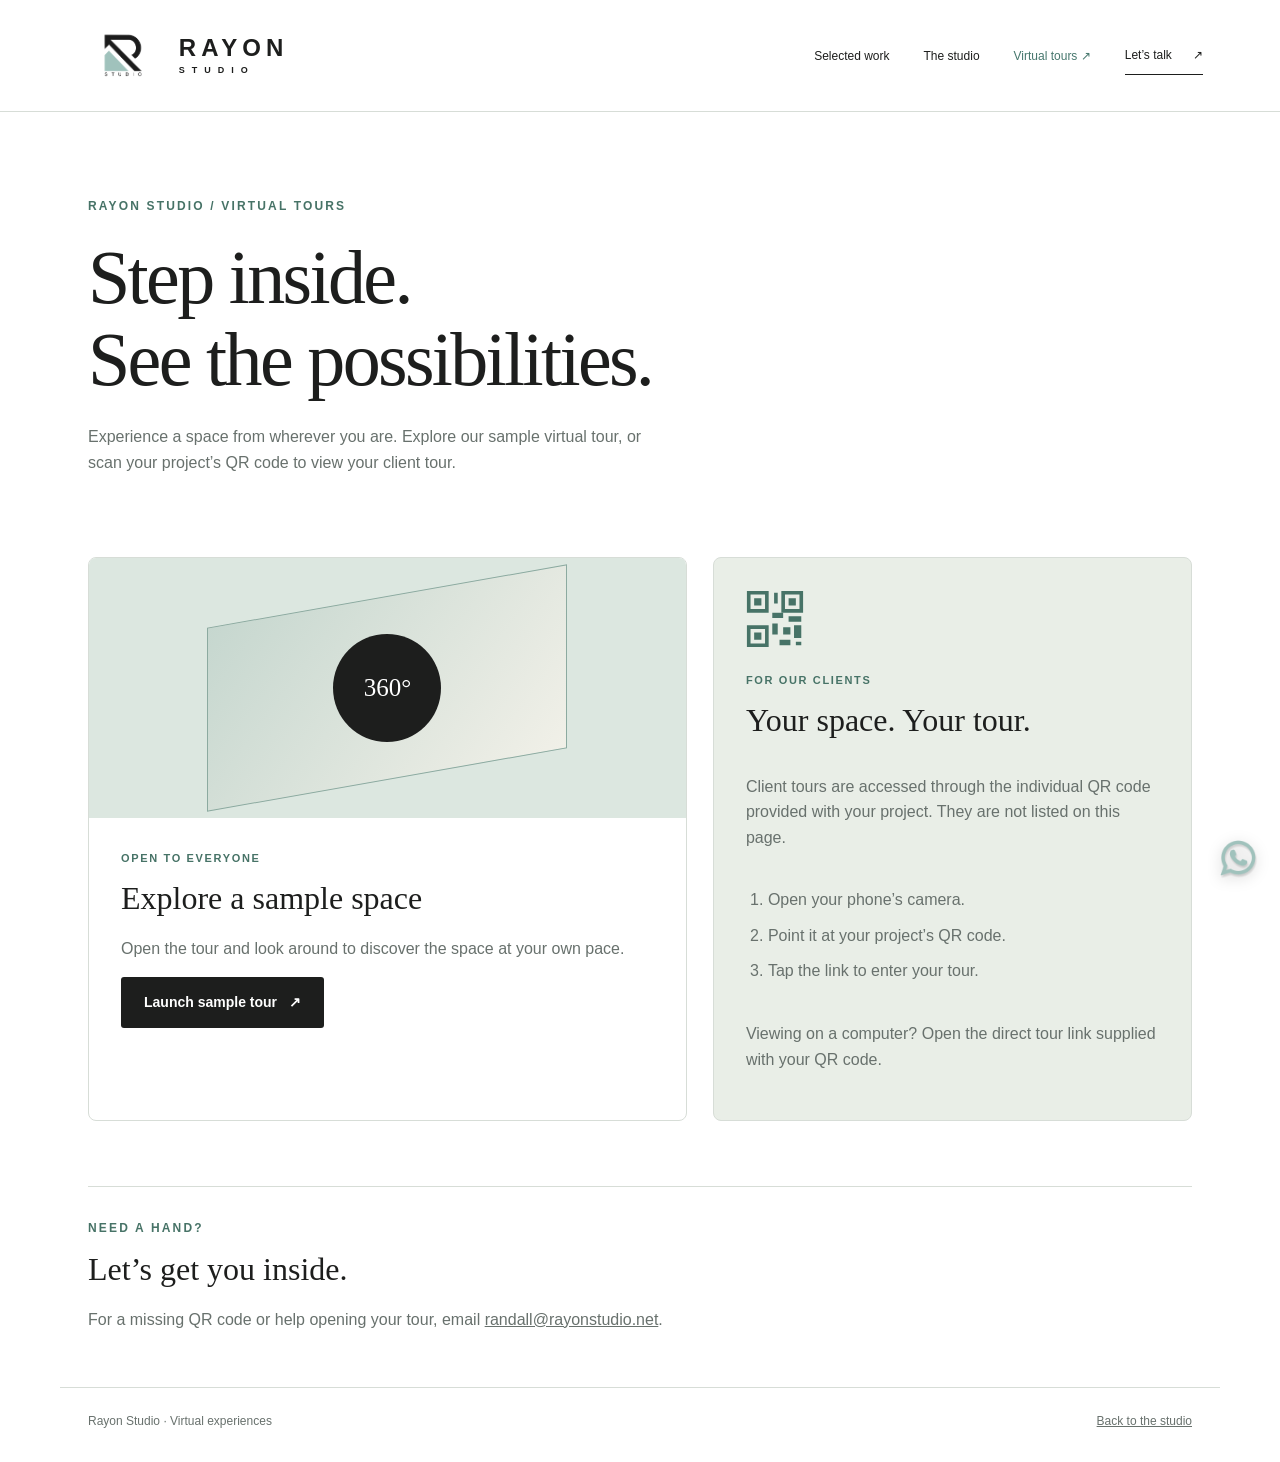
<file: virtual-tours-landing.html>
<!DOCTYPE html>
<html lang="en">
<head>
  <meta charset="UTF-8">
  <meta name="viewport" content="width=device-width, initial-scale=1.0">
  <meta name="description" content="Explore spaces with Rayon Studio's immersive virtual tours. Preview a sample or scan your project's QR code to open your client tour.">
  <title>Virtual Tours | Rayon Studio</title>
  <style>
    :root{--ink:#202521;--paper:#f7f6f1;--mint:#a4c5bf;--muted:#646e66;--line:#dce0d8}
    *{box-sizing:border-box}body{margin:0;background:var(--paper);color:var(--ink);font-family:Arial,sans-serif;line-height:1.6}a{color:inherit}header,main,footer{max-width:1160px;margin:auto;padding:0 28px}header{display:flex;align-items:center;justify-content:space-between;gap:24px;padding-top:25px;padding-bottom:25px;border-bottom:1px solid var(--line)}.brand{text-decoration:none;font-weight:700;letter-spacing:.16em}.brand small{display:block;font-size:10px;letter-spacing:.3em;color:var(--muted)}nav{display:flex;gap:24px;font-size:14px}nav a{text-decoration:none}a:hover{text-decoration:underline}a:focus-visible{outline:3px solid #43776d;outline-offset:5px}.hero{padding:85px 0 65px;max-width:820px}.eyebrow{font-size:12px;font-weight:700;letter-spacing:.18em;text-transform:uppercase;color:#477367}h1{font-family:Georgia,serif;font-weight:400;font-size:clamp(42px,6vw,76px);line-height:1.08;letter-spacing:-.035em;margin:20px 0 24px}h2{font-family:Georgia,serif;font-weight:400;font-size:32px;line-height:1.2;margin:12px 0 18px}p{max-width:590px;color:var(--muted)}.button{display:inline-flex;align-items:center;justify-content:center;padding:14px 23px;background:var(--ink);color:white;text-decoration:none;border-radius:3px;font-weight:700;font-size:14px}.button:hover{background:#35554d;text-decoration:none}.hero .button{margin-top:16px}.grid{display:grid;grid-template-columns:1.25fr 1fr;gap:26px;margin-bottom:65px}.card{border:1px solid var(--line);border-radius:8px;overflow:hidden;background:white}.sample-art{min-height:260px;background:#dce7e0;display:flex;align-items:center;justify-content:center;position:relative;overflow:hidden}.sample-art:before{content:"";position:absolute;width:60%;height:70%;border:1px solid #8caaa0;transform:skewY(-10deg);background:linear-gradient(130deg,#c6d7cf,#f1f0e8)}.sample-art span{position:relative;background:var(--ink);color:white;border-radius:50%;width:108px;height:108px;display:grid;place-items:center;font-size:25px;font-family:Georgia,serif}.content{padding:32px}.tag{font-size:11px;text-transform:uppercase;letter-spacing:.15em;color:#477367;font-weight:700}.client{background:#e9eeE7;display:flex;flex-direction:column;justify-content:center}.qr-icon{width:58px;height:58px;margin-bottom:24px;color:#477367}.steps{padding-left:22px;color:var(--muted)}.steps li{padding:5px 0}.help{border-top:1px solid var(--line);padding:32px 0 55px}.help p{margin-bottom:0}footer{display:flex;justify-content:space-between;gap:18px;border-top:1px solid var(--line);padding-top:24px;padding-bottom:30px;color:var(--muted);font-size:12px}@media(max-width:720px){header,main,footer{padding-left:20px;padding-right:20px}.hero{padding:54px 0 40px}.grid{grid-template-columns:1fr}.content{padding:26px}nav{gap:15px}footer{flex-direction:column}.sample-art{min-height:220px}}
  </style>
<link rel="stylesheet" href="branding.css"><script src="site.js" defer></script><link rel="stylesheet" href="theme.css?v=1"><script src="site-features.js" defer></script></head>
<body>
<header class="header site-header">
    <a class="site-brand" href="index.html" aria-label="Rayon Studio home"><picture><source media="(prefers-color-scheme: dark)" srcset="Images/RAYONSLOGO%20copy2.png"><img class="site-brand-logo" src="Images/RAYONSLOGO copy.png" alt=""></picture><span class="site-brand-name">RAYON<small>STUDIO</small></span></a>
    <button class="menu-toggle" aria-expanded="false" aria-controls="navigation">Menu <span>+</span>
    </button><nav id="navigation">
        <a href="index.html#work">Selected work</a>
        <a href="index.html#studio">The studio</a>
        <a href="virtual-tours-landing.html" aria-current="page">Virtual tours ↗</a>
        <a class="contact-link" href="index.html#contact">Let’s talk <span>↗</span>
        </a></nav>
    </header>

  <main>
    <section class="hero" aria-labelledby="page-title">
      <div class="eyebrow">Rayon Studio / Virtual tours</div>
      <h1>Step inside.<br>See the possibilities.</h1>
      <p>Experience a space from wherever you are. Explore our sample virtual tour, or scan your project’s QR code to view your client tour.</p>

    </section>
    <div class="grid">
      <section class="card" aria-labelledby="sample-title">
        <div class="sample-art" aria-hidden="true"><span>360°</span></div>
        <div class="content"><div class="tag">Open to everyone</div><h2 id="sample-title">Explore a sample space</h2><p>Open the tour and look around to discover the space at your own pace.</p><a class="button" href="tours/sample.html">Launch sample tour &nbsp; ↗</a></div>
      </section>
      <section class="card client content" aria-labelledby="client-title">
        <svg class="qr-icon" viewBox="0 0 64 64" fill="none" aria-hidden="true"><path d="M3 3h20v20H3zM41 3h20v20H41zM3 41h20v20H3z" stroke="currentColor" stroke-width="4"/><path d="M9 9h8v8H9zM47 9h8v8h-8zM9 47h8v8H9zM31 3h4v12h-4zM29 25h12v6H29zM47 29h14v6H47zM29 37h6v12h-6zM41 41h8v8h-8zM53 39h8v14h-8zM37 55h12v6H37zM55 57h6v4h-6z" fill="currentColor"/></svg>
        <div class="tag">For our clients</div><h2 id="client-title">Your space. Your tour.</h2>
        <p>Client tours are accessed through the individual QR code provided with your project. They are not listed on this page.</p>
        <ol class="steps"><li>Open your phone’s camera.</li><li>Point it at your project’s QR code.</li><li>Tap the link to enter your tour.</li></ol>
        <p>Viewing on a computer? Open the direct tour link supplied with your QR code.</p>
      </section>
    </div>
    <section class="help" aria-labelledby="help-title"><div class="eyebrow">Need a hand?</div><h2 id="help-title">Let’s get you inside.</h2><p>For a missing QR code or help opening your tour, email <a href="mailto:randall@rayonstudio.net">randall@rayonstudio.net</a>.</p></section>
  </main>
  <footer><span>Rayon Studio · Virtual experiences</span><a href="index.html">Back to the studio</a></footer>
</body>
</html>
</file>
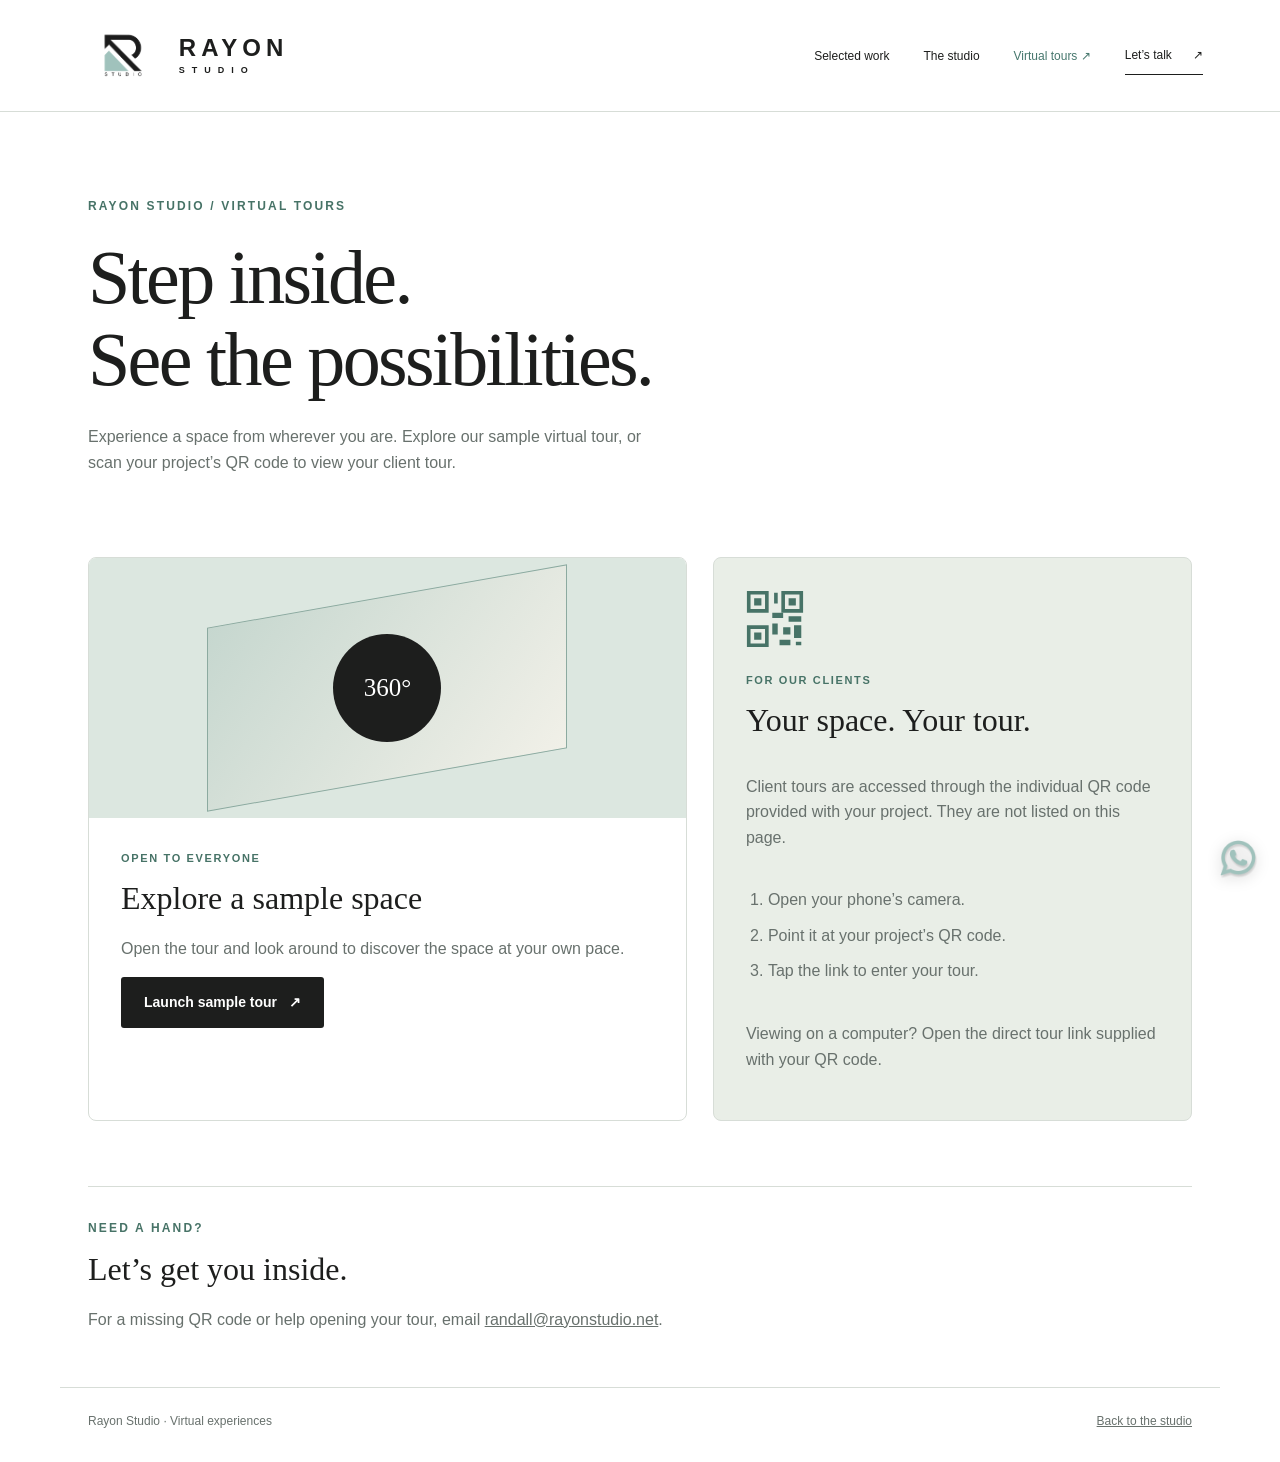
<file: virtual-tours.html>
<!doctype html><html lang="en"><head><meta charset="utf-8"><meta name="viewport" content="width=device-width,initial-scale=1"><meta http-equiv="refresh" content="0;url=virtual-tours-landing.html"><link rel="canonical" href="virtual-tours-landing.html"><title>Virtual Tours | Rayon Studio</title><script src="site-features.js" defer></script></head><body><a href="virtual-tours-landing.html">Explore virtual tours</a></body></html>
</file>
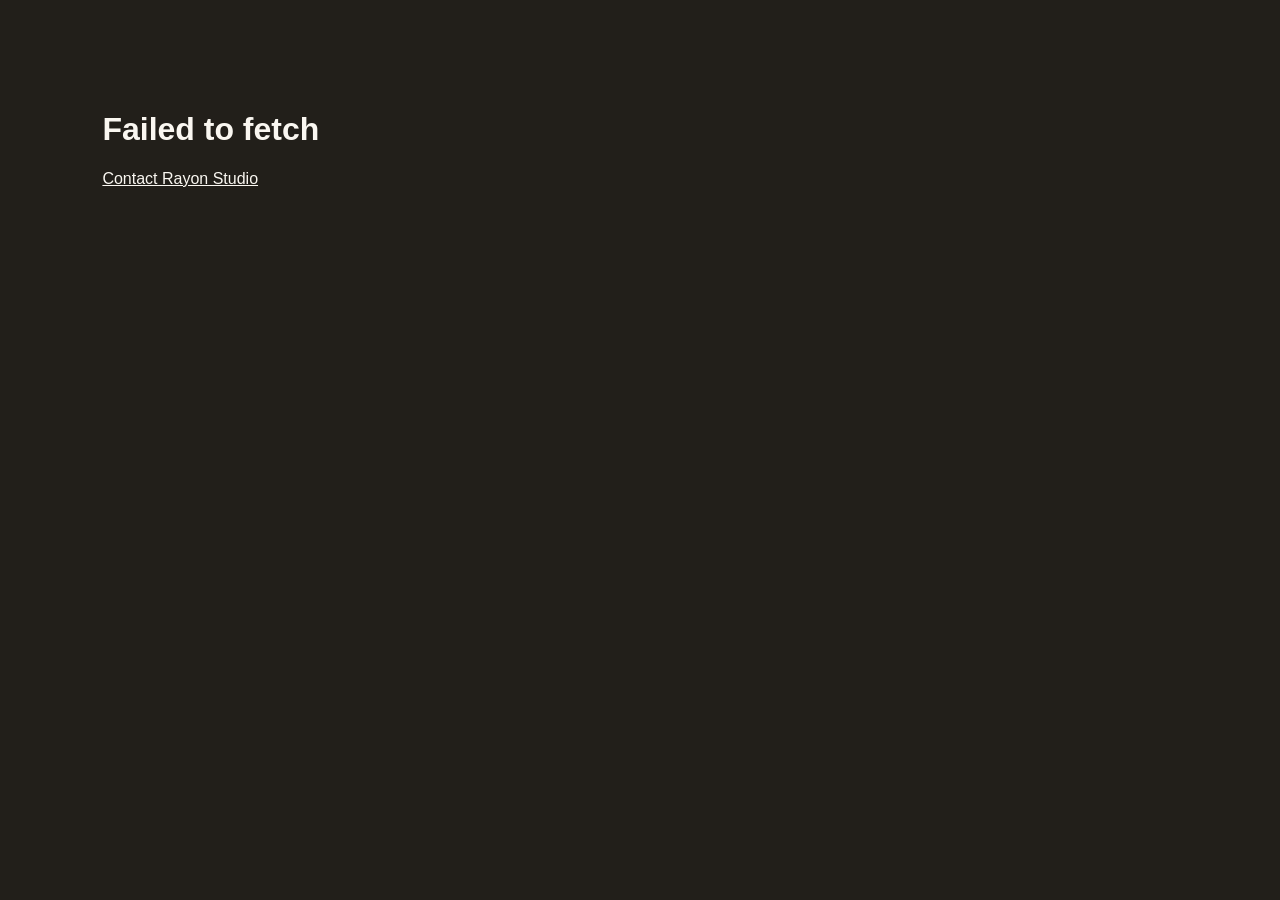
<file: tours/client-665f1be8-530a-461a-aacb-606fc3b16f13.html>
<!doctype html>
<html lang="en"><head><meta charset="utf-8"><meta name="viewport" content="width=device-width,initial-scale=1"><meta name="robots" content="noindex,nofollow"><meta name="referrer" content="no-referrer"><title>Virtual tour | RAYON Studio</title><style>html,body{margin:0;height:100%;background:#221f1a;color:#faf7f1;font-family:Arial,sans-serif}main{padding:10vh 8vw}a{color:inherit}iframe{position:fixed;inset:0;width:100%;height:100%;border:0}button{padding:12px 20px;cursor:pointer}</style><script src="../tour-cloud-config.js" defer></script><script src="../tour-data.js?v=pilot2" defer></script><script src="../tour-format.js?v=pilot2" defer></script><script src="../tour-cloud-view.js?v=pilot2" defer></script></head><body data-tour-viewer><main id="cloud-message" role="status"><h1>Opening your tour…</h1><p>Please wait while we check the viewing link.</p></main><iframe id="cloud-view" title="360 tour" allow="accelerometer; gyroscope; xr-spatial-tracking; fullscreen" sandbox="allow-scripts allow-same-origin" hidden></iframe></body></html>
</file>
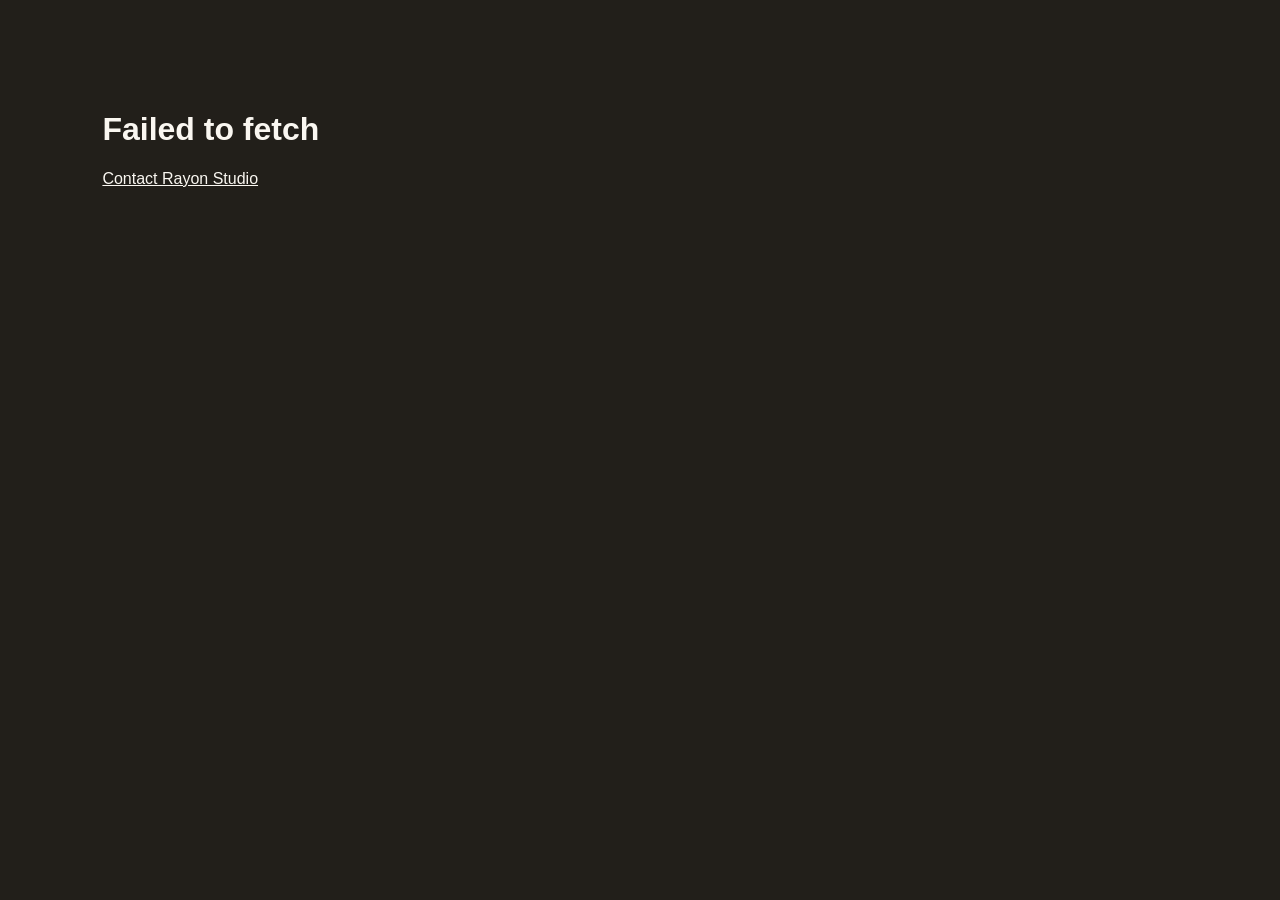
<file: tours/RayonS360_final.html>
<!doctype html><html lang="en"><head><meta charset="utf-8"><meta name="viewport" content="width=device-width,initial-scale=1"><meta http-equiv="refresh" content="0;url=sample.html"><title>RAYON Studio | Virtual Tour</title><script src="../site-features.js" defer></script></head><body><a href="sample.html">Open the sample virtual tour</a></body></html>
</file>
<file: styles.css>
:root{--ink:#1d1e1d;--paper:#f7f8f5;--teal:#a2c4be;--muted:#68716d;--line:#d7ddd7}*{box-sizing:border-box}html{scroll-behavior:smooth;scroll-padding-top:30px}body{margin:0;background:var(--paper);color:var(--ink);font-family:Arial,Helvetica,sans-serif}a{color:inherit;text-decoration:none}button{font:inherit}a:focus-visible,button:focus-visible{outline:3px solid #40786f;outline-offset:5px}button,a{ -webkit-tap-highlight-color:transparent}::selection{background:var(--teal)}.header{height:112px;display:flex;align-items:center;justify-content:space-between;padding:0 6%;border-bottom:1px solid var(--line)}.brand{display:flex;align-items:center;gap:12px;font-weight:700;font-size:24px;letter-spacing:5px}.brand small{display:block;font-size:9px;letter-spacing:7px;margin-top:5px}.brand-mark{position:relative;width:37px;height:43px;background:var(--ink);clip-path:polygon(0 22%,42% 22%,42% 0,100% 0,100% 100%,0 100%)}.brand-mark:after{content:'';position:absolute;bottom:5px;left:0;border-left:14px solid transparent;border-right:14px solid transparent;border-bottom:24px solid var(--teal)}nav{display:flex;align-items:center;gap:34px;font-size:12px}nav a:hover,nav a[aria-current]{color:#46776d}.contact-link{border-bottom:1px solid var(--ink);padding:12px 0}.contact-link span{margin-left:18px}.menu-toggle{display:none}.hero{display:grid;grid-template-columns:1.08fr 1fr;min-height:630px}.hero-copy{padding:86px 7% 58px 11%}.eyebrow{font-size:10px;letter-spacing:2px;font-weight:600;line-height:1.8}.dot{width:6px;height:6px;background:#6d9d91;border-radius:50%;display:inline-block;margin-right:9px}h1,h2{font-family:Georgia,'Times New Roman',serif;font-weight:400;letter-spacing:-3px;line-height:1.04}h1{font-size:clamp(52px,5.7vw,88px);margin:50px 0 40px}em{font-weight:400;color:#638a80}.hero-bottom{display:flex;align-items:end;gap:28px}.hero-bottom p{font-size:14px;line-height:1.8;max-width:285px;color:var(--muted)}.round-link{border:1px solid #b6c1b9;border-radius:50%;width:54px;height:54px;display:grid;place-items:center;font-size:25px;flex-shrink:0}.hero-art{position:relative;overflow:hidden;background:#c5d1c9;min-height:500px}.architectural-art{position:absolute;inset:0;background:linear-gradient(110deg,#b1bfb6,#e1e5dc 58%,#b5c8be)}.arch{position:absolute;width:53%;height:80%;bottom:0;left:19%;border-radius:200px 200px 0 0;background:linear-gradient(110deg,#6b8276,#a5b4a6);box-shadow:-18px 0 0 #e4e8df,inset 20px 0 35px #627869}.plinth{position:absolute;width:45%;height:24%;bottom:0;right:-4%;background:linear-gradient(110deg,#ecefe6,#b4c0b3);box-shadow:-30px 20px 40px #52695455;transform:skewY(-10deg)}.orb{position:absolute;width:100px;height:100px;border-radius:50%;right:16%;bottom:22%;background:radial-gradient(circle at 30% 30%,#eef1e8,#809889);box-shadow:20px 15px 30px #314e3b55}.light{position:absolute;width:17%;height:120%;left:2%;top:-10%;background:#ffffff33;transform:rotate(28deg)}.slot-label{position:absolute;bottom:24px;left:25px;font-size:9px;letter-spacing:1.7px;color:#40534b}.art-caption{position:absolute;top:30px;right:28px;font-family:Georgia,serif;font-size:15px;color:#3c5147}.section{padding:90px 6%}.section-heading{display:flex;justify-content:space-between;align-items:end;margin-bottom:36px}h2{font-size:clamp(38px,4.5vw,66px);margin:18px 0}.section-heading>p{font-size:13px;line-height:1.8;color:var(--muted)}.filters{display:flex;gap:26px;border-bottom:1px solid var(--line);padding-bottom:16px;margin-bottom:34px}.filters button{border:0;background:none;padding:7px 0;font-size:12px;color:var(--muted);cursor:pointer}.filters button.active{color:var(--ink);box-shadow:0 2px var(--ink)}sup{font-size:8px;margin-left:5px}.project-grid{display:grid;grid-template-columns:1fr 1fr;gap:45px 28px}.project[hidden]{display:none}.project-image{aspect-ratio:1.45;position:relative;display:grid;place-items:center;overflow:hidden}.project-image:before{content:'';width:56%;height:66%;border:1px solid #ffffff70;position:absolute;transform:skewY(-9deg)}.tone-one{background:#cbd6ce}.tone-two{background:#deded3}.tone-three{background:#b8c3bc}.tone-four{background:#c7cfcc}.placeholder-icon{color:#ffffffa0;font-size:48px;font-weight:200}.project-meta{display:flex;justify-content:space-between;gap:12px;align-items:center;margin-top:18px}.project-meta h3{font-size:15px;font-weight:400;margin:0}.project-meta span{font-size:10px;color:var(--muted)}.studio{border-top:1px solid var(--line);background:#ecefe9}.studio-content{display:grid;grid-template-columns:1.2fr 1fr;gap:70px}.studio-content h2{margin-top:22px}.studio-content p{font-size:14px;color:var(--muted);line-height:1.9;max-width:450px}.services{display:grid;gap:16px;margin-top:30px;font-size:11px;letter-spacing:.6px}.services span{padding-top:12px;border-top:1px solid #ccd4ca}.tour-callout{background:var(--ink);color:var(--paper);padding:75px 6%;display:flex;align-items:center;justify-content:space-between;gap:40px}.tour-callout em{color:var(--teal)}.tour-callout p:not(.eyebrow){color:#b8c1bb;font-size:13px;line-height:1.8}.button{display:inline-flex;align-items:center;justify-content:space-between;gap:50px;padding:20px 24px;background:var(--teal);color:var(--ink);font-size:12px;white-space:nowrap;transition:background .2s}.button:hover{background:#bed7cf}.contact{padding-top:100px;padding-bottom:100px}.contact h2{max-width:850px}.contact>p:not(.eyebrow){font-size:14px;color:var(--muted);line-height:1.8}.contact-placeholder{display:inline-block;margin-top:20px;padding:16px 0;border-bottom:1px dashed #8d9f93;font-size:17px;color:var(--muted)}footer{margin:0 6%;border-top:1px solid var(--line);padding:32px 0;display:flex;justify-content:space-between;align-items:center;gap:25px}footer>span,footer>a:last-child{font-size:10px;color:var(--muted)}.footer-brand{font-size:17px}.footer-brand .brand-mark{width:26px;height:32px}.footer-brand small{font-size:7px}.back-link{display:inline-block;font-size:11px;margin-bottom:42px}.tour-intro{padding-bottom:50px}.tour-intro h1{margin:25px 0}.tour-intro>p:last-child{color:var(--muted);font-size:15px;line-height:1.8;max-width:450px}.tour-feature{margin:0 6% 90px;display:grid;grid-template-columns:1.2fr 1fr;background:#e7ece5}.tour-cover{position:relative;min-height:400px;background:linear-gradient(130deg,#b6cac0,#dbe5d8);display:grid;place-items:center}.tour-rings{width:220px;height:220px;border:1px solid #718f8055;border-radius:50%;display:grid;place-items:center;position:relative}.tour-rings:before{content:'';position:absolute;width:280px;height:130px;border:1px solid #718f8088;border-radius:50%;transform:rotate(-25deg)}.tour-rings span{font-family:Georgia,serif;font-size:48px;color:#526d60}.tour-description{padding:55px 12%}.tour-description>p{font-size:13px;line-height:1.8;color:var(--muted)}.tour-description .eyebrow{font-size:9px}.tour-description .tour-note{font-size:10px;margin-top:25px}.setup{max-width:900px}.setup>p:not(.eyebrow){font-size:16px;line-height:1.9;margin-bottom:30px}
@media(min-width:1600px){body{max-width:1800px;margin:auto}}@media(max-width:900px){.header{height:90px}nav{gap:20px}.hero{grid-template-columns:1fr 1fr}.hero-copy{padding:60px 8%}.hero h1{font-size:54px}.hero-art{min-height:490px}.studio-content{gap:35px}.project-meta{align-items:start;flex-direction:column}.tour-feature{grid-template-columns:1fr 1fr}.tour-description{padding:40px 8%}.button{gap:25px}}@media(max-width:650px){.header{height:85px;position:relative}.brand{font-size:20px}.menu-toggle{display:block;border:0;background:transparent;padding:12px;font-size:12px}.menu-toggle span{margin-left:12px}nav{display:none;position:absolute;z-index:10;top:84px;left:0;right:0;background:var(--paper);padding:28px 6%;border-bottom:1px solid var(--line);align-items:stretch;flex-direction:column}nav.open{display:flex}.hero{grid-template-columns:1fr}.hero-copy{padding:50px 6% 40px}.hero h1{font-size:57px;margin-top:32px}.hero-art{min-height:380px}.hero-bottom{justify-content:space-between}.section{padding:60px 6%}.section-heading{align-items:start;flex-direction:column;gap:8px}.section-heading>p{margin-top:0}.project-grid{grid-template-columns:1fr;gap:32px}.filters{gap:20px}.studio-content{grid-template-columns:1fr;gap:15px}.tour-callout{padding:55px 6%;align-items:start;flex-direction:column;gap:22px}h2{letter-spacing:-1.8px}.contact h2{font-size:45px}footer{flex-wrap:wrap}.footer-brand{width:100%;margin-bottom:8px}.tour-intro h1{font-size:60px}.tour-feature{grid-template-columns:1fr;margin-bottom:60px}.tour-cover{min-height:320px}.tour-description{padding:35px 8%}.eyebrow{font-size:9px;letter-spacing:1.6px}}@media(prefers-reduced-motion:reduce){html{scroll-behavior:auto}.button{transition:none}}

/* Always show the complete homepage photograph at its natural aspect ratio. */
.hero-photo{width:100%;min-width:0;min-height:0;align-self:center;background:transparent;overflow:visible}
.hero-photo-image{position:static;display:block;width:100%;height:auto;object-fit:contain}
</file>
<file: theme.css>
/* Follow the same system preference as the light/dark logo. */
:root{color-scheme:light;--paper:#fff;--plaster:#fff;--surface:#f1f4f1;--ink:#1d1e1d;--muted:#68716d;--line:#d7ddd7}
html,body{background:var(--paper);color:var(--ink)}
.site-header,header.header{background:var(--paper);color:var(--ink);border-color:var(--line)}
a.site-brand,a.site-brand:hover{color:var(--ink)}
.site-header #navigation .contact-link{border-color:var(--ink)}
.admin-main input,.admin-main select,#tour-workspace input,#tour-workspace select,#tour-login input{background:var(--paper);color:var(--ink);border-color:var(--line)}
@media(max-width:650px){.site-header #navigation{background:var(--paper);border-color:var(--line)}}
@media(prefers-color-scheme:dark){
  :root{color-scheme:dark;--paper:#151917;--plaster:#151917;--surface:#222a26;--ink:#eef2ee;--ink-soft:#c4cec7;--muted:#b3bfb7;--line:#3b4740;--line-strong:#526259;--plaster-deep:#303c34;--sage-dark:#a2c4be;--rust:#f1a58c}
  .studio,.tour-feature,.card,.client,#tour-share,.admin-photo,.hotspot-panel{background:var(--surface);border-color:var(--line)}
  .services span,footer,.help,.filters{border-color:var(--line)}
  .tour-callout{background:#0c100e;color:var(--ink)}
  .tour-callout em,em,.eyebrow,.tag,.qr-icon{color:#a2c4be}
  .button,.album-action,.album-card:not(.public-album-card){background:#a2c4be;color:#17231d}
  .button:hover{background:#bed7cf;color:#17231d}
  .public-album-card{background:transparent;color:var(--ink)}
  .filters button{color:var(--muted)}.filters button.active{color:var(--ink)}
  nav a:hover,nav a[aria-current],.site-header #navigation a:hover,.site-header #navigation a[aria-current]{color:#a2c4be}
  .contact-placeholder{color:var(--muted);border-color:var(--line)}
  .tone-one,.tone-two,.tone-three,.tone-four,.gallery-tile,.hero-art:not(.hero-photo),.sample-art{background:#303e35}
  .tour-cover{background:linear-gradient(130deg,#24392e,#35483c)}
  .slot-label,.art-caption,.tour-rings span{color:#c5d9cc}
  .sample-art:before{background:linear-gradient(130deg,#314b3c,#526656);border-color:#829f8d}
  .sample-art span{background:#17231d;color:#eef2ee}
  .round-link{border-color:var(--line-strong)}
  .btn.primary{color:#17231d}.btn.primary:hover{background:#bed7cf}
  .swatch .nm input{background:var(--surface);color:var(--ink)}
  .scene-label,.swatch .idx,.swatch .del{color:#fff}
}
</file>
<file: albums.css>
.album-trail{display:flex;position:static;gap:12px;flex-wrap:wrap;background:none;padding:0;font-size:12px}.album-trail a{text-decoration:underline}#page-title{font-size:clamp(34px,5vw,65px);margin:32px 0}.album-form,.gallery-controls{display:flex;flex-wrap:wrap;gap:12px;margin:24px 0}.album-form input{flex:1;min-width:180px;padding:14px;font:inherit;border:1px solid var(--line)}.album-action,.album-card{font:inherit;padding:16px;background:var(--teal);border:0;cursor:pointer;color:var(--ink)}.album-grid,.gallery-grid{display:grid;grid-template-columns:repeat(3,minmax(0,1fr));gap:20px}.album-card{display:flex;align-items:center;min-height:140px;overflow-wrap:anywhere}.gallery-tile{padding:0;border:0;cursor:zoom-in;background:#ddd;aspect-ratio:1.3}.gallery-tile img{width:100%;height:100%;object-fit:cover}.upload-label{position:relative;overflow:hidden}.upload-label input{position:absolute;inset:0;opacity:0;width:100%;cursor:pointer}.upload-label:focus-within{outline:3px solid #40786f}.storage-note,#status{font-size:12px;color:var(--muted);line-height:1.6}#viewer{position:fixed;inset:0;width:100vw;height:100dvh;max-width:none;max-height:none;margin:0;border:0;padding:75px 55px 20px;background:#111;color:#fff}#viewer[open]{display:flex;align-items:center;justify-content:center}#viewer::backdrop{background:#111}#full-image{width:100%;height:100%;object-fit:contain}.viewer-tools{position:absolute;top:0;left:0;right:0;padding:16px;display:flex;align-items:center;gap:15px}.viewer-tools span{flex:1;font-size:12px;overflow-wrap:anywhere}#viewer button{background:#333;color:#fff;border:0;padding:12px;cursor:pointer}#previous,#next{position:absolute;top:50%;font-size:28px}#previous{left:8px}#next{right:8px}#viewer button[hidden]{display:none}body:has(#viewer[open]){overflow:hidden}@media(max-width:650px){.album-grid,.gallery-grid{grid-template-columns:repeat(2,minmax(0,1fr))}.album-trail{display:flex}.viewer-tools{padding:10px}}
.public-album-card{display:block;padding:0;background:transparent;overflow:hidden}.public-album-card>img{display:block;width:100%;aspect-ratio:1.3;object-fit:cover;transition:transform .25s}.public-album-card:hover>img{transform:scale(1.02)}.album-card-caption{padding:18px 0;border-bottom:1px solid var(--line)}.album-card-caption h2{font-size:20px;margin:0 0 8px}.album-card-caption span{font-size:12px;color:var(--muted)}.gallery-tile:focus-visible,.album-card:focus-visible{outline:3px solid #40786f;outline-offset:4px}
</file>
<file: admin.css>
.admin-main{max-width:1100px;margin:auto}.admin-main h1{font-size:clamp(30px,5vw,56px);margin:20px 0 35px}.admin-panel{max-width:650px;padding:28px;border:1px solid var(--line)}.admin-main label{display:flex;flex-direction:column;gap:8px;font-size:14px}.admin-main input,.admin-main select{padding:12px;font:inherit;border:1px solid var(--line);background:white;color:var(--ink);max-width:100%}.admin-panel label{margin:18px 0}.admin-main p{line-height:1.7}.admin-help{font-size:13px;color:var(--muted)}.admin-help a{text-decoration:underline}.admin-main [hidden]{display:none!important}.admin-main button:disabled{opacity:.5;cursor:wait}.admin-main .album-form{align-items:end}.admin-main .upload-label{display:block}#admin-status{padding:12px 0;min-height:42px;overflow-wrap:anywhere}.admin-photo{margin:0;background:#eee}.admin-photo img{width:100%;aspect-ratio:1.3;object-fit:cover}.admin-photo figcaption{padding:12px;overflow-wrap:anywhere}.admin-photo button{margin:0 12px 12px}.admin-main :focus-visible{outline:3px solid #40786f;outline-offset:3px}
</file>
<file: branding.css>
/* Shared studio identity for public pages, admin and tour viewers. */
.site-header{box-sizing:border-box;display:flex;align-items:center;justify-content:space-between;gap:24px;width:100%;max-width:none;min-height:112px;height:auto;margin:0;padding:14px 6%;border-bottom:1px solid #d7ddd7;background:#f7f8f5;color:#1d1e1d;font-family:Arial,Helvetica,sans-serif}
a.site-brand{display:inline-flex;align-items:center;flex-shrink:0;gap:12px;color:#1d1e1d;text-decoration:none;font-family:Arial,Helvetica,sans-serif;font-size:24px;font-weight:700;font-style:normal;line-height:1;letter-spacing:5px;white-space:nowrap}
a.site-brand:hover{text-decoration:none;color:#1d1e1d}
.site-brand .site-brand-logo{display:block;width:90px;height:70px;object-fit:contain;border:0;border-radius:0;flex-shrink:0}
.site-brand .site-brand-name{display:block}
.site-brand .site-brand-name small{display:block;margin:6px 0 0;padding:0;color:inherit;font:700 9px/1 Arial,Helvetica,sans-serif;letter-spacing:7px;text-transform:uppercase}
.site-brand:focus-visible{outline:3px solid #40786f;outline-offset:5px}
.site-header>a:not(.site-brand){font-size:12px;line-height:1.5}
.tour-site-header{position:absolute;inset:0 0 auto;z-index:25}
.site-header:has(#navigation){position:relative}
.site-header #navigation{display:flex;position:static;align-items:center;gap:34px;padding:0;border:0;background:transparent;font:400 12px/normal Arial,Helvetica,sans-serif}
.site-header #navigation a{color:inherit;text-decoration:none}
.site-header #navigation a:hover,.site-header #navigation a[aria-current]{color:#46776d}
.site-header #navigation .contact-link{border-bottom:1px solid #1d1e1d;padding:12px 0}
.site-header #navigation .contact-link span{margin-left:18px}
.site-header .menu-toggle{display:none;border:0;background:transparent;color:inherit;padding:12px;font:400 12px/normal Arial,Helvetica,sans-serif}
.site-header .menu-toggle span{margin-left:12px}
@media(max-width:900px){.site-header #navigation{gap:20px}}
@media(max-width:650px){.site-header .menu-toggle{display:block}.site-header #navigation{display:none;position:absolute;z-index:30;top:100%;left:0;right:0;align-items:stretch;flex-direction:column;gap:20px;padding:28px 6%;border-bottom:1px solid #d7ddd7;background:#f7f8f5}.site-header #navigation.open{display:flex}}
@media(max-width:650px){.site-header{min-height:85px;gap:12px;padding:10px 6%;flex-wrap:wrap}.site-brand .site-brand-logo{width:64px;height:55px}a.site-brand{font-size:20px;gap:10px}.site-brand .site-brand-name small{font-size:8px;letter-spacing:6px}.site-header nav{top:100%}.site-header>nav[aria-label="Main navigation"]{flex-wrap:wrap}}
</file>
<file: tour-admin.css>
#tour-workspace[hidden],#tour-share[hidden],#tour-editor[hidden],#tour-login[hidden]{display:none!important}.tour-settings{display:flex;flex-wrap:wrap;gap:18px;align-items:end}.tour-settings label,#tour-share label{display:flex;flex-direction:column;gap:8px;flex:1;min-width:200px}#tour-workspace input,#tour-workspace select,#tour-login input{padding:12px;border:1px solid var(--line);font:inherit;max-width:100%}#tour-login label{display:flex;flex-direction:column;gap:8px;margin:16px 0}#tour-status{line-height:1.6;min-height:30px}#tour-editor{width:100%;height:auto;min-height:0;display:block;border:0;margin:20px 0}#tour-share{padding:25px;background:#e9efeb}#tour-qr svg{width:240px;height:240px;max-width:100%}#tour-preview-dialog{position:fixed;inset:0;width:100vw;height:100dvh;max-width:none;max-height:none;margin:0;padding:0;border:0;background:#171717}#tour-preview-dialog>button{position:absolute;z-index:100;top:10px;right:10px}#tour-preview-frame{width:100%;height:100%;border:0}#tour-workspace button:disabled{opacity:.5;cursor:wait}body:has(#tour-preview-dialog[open]){overflow:hidden}@media(max-width:700px){.tour-settings{display:grid}#tour-share{padding:16px}}
.draft-panel{border:1px solid var(--line);padding:16px;margin:20px 0}.draft-panel summary{cursor:pointer;margin-bottom:12px}.draft-panel select{min-width:240px;max-width:100%;margin:8px 0}.draft-panel button{margin:12px 0}#tour-live-status{font-size:14px;line-height:1.6;flex:1}#tour-offline[hidden]{display:none!important}

.tour-library{margin:24px 0 36px}.tour-library-head{display:flex;align-items:center;justify-content:space-between;gap:24px;margin-bottom:20px}.tour-library-head h2{margin:4px 0}.tour-library-head p{margin:6px 0}.tour-gallery{display:grid;grid-template-columns:repeat(auto-fill,minmax(230px,1fr));gap:20px}.tour-card{border:1px solid var(--line);background:var(--paper,#fff);border-radius:12px;overflow:hidden;min-width:0}.tour-card.is-active{outline:2px solid #46786d;outline-offset:2px}.tour-card-preview{aspect-ratio:16/9;background:#dce5df;display:grid;place-items:center;overflow:hidden;color:#3f5149;font-size:13px}.tour-card-preview img{width:100%;height:100%;object-fit:cover}.tour-card-body{padding:16px}.tour-card h3{font-size:18px;line-height:1.3;margin:0 0 10px;overflow-wrap:anywhere}.tour-card-state{font-size:12px;text-transform:uppercase;letter-spacing:.05em;color:#42665b}.tour-card-meta{font-size:13px;line-height:1.5;min-height:40px;margin:10px 0}.tour-card-actions{display:flex;gap:10px;flex-wrap:wrap}.tour-card-actions button{min-height:42px}.tour-card .tour-delete{background:transparent;color:#9a3535;border:1px solid #cda3a3}.tour-availability{margin:24px 0;padding:20px;border:1px solid var(--line);border-radius:10px}.tour-availability legend{padding:0 8px;font-weight:600}#tour-expiry-custom[hidden]{display:none!important}.tour-gallery-empty{padding:24px;border:1px dashed var(--line);grid-column:1/-1}@media(max-width:600px){.tour-library-head{align-items:flex-start;flex-direction:column}.tour-gallery{grid-template-columns:1fr}.tour-availability{padding:14px}}

button.tour-card-preview{width:100%;border:0;padding:0;font:inherit;cursor:pointer}.tour-card-preview:focus-visible{outline:3px solid #46786d;outline-offset:-4px}.tour-card{cursor:pointer}.tour-editor-heading{display:flex;align-items:center;justify-content:space-between;gap:16px;flex-wrap:wrap}#tour-edit-heading,#tour-library-heading{scroll-margin-top:24px}
</file>
